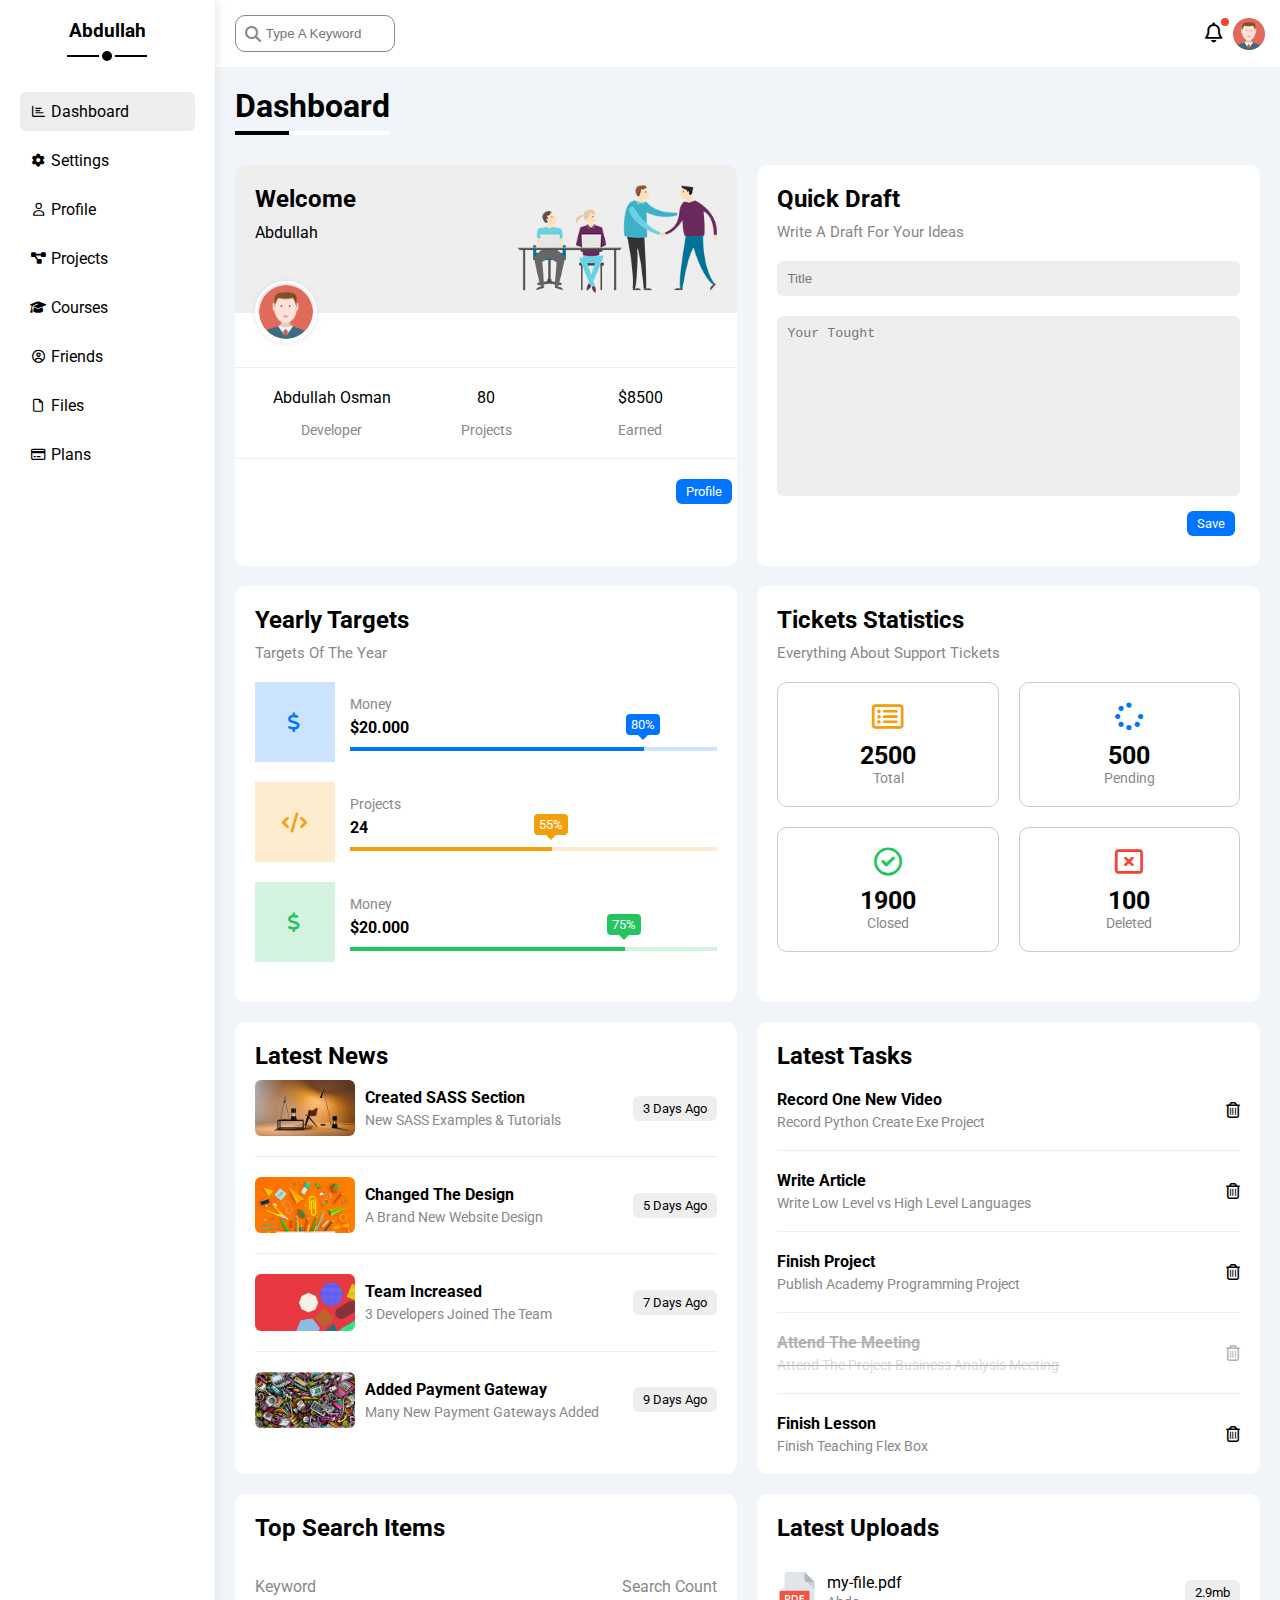
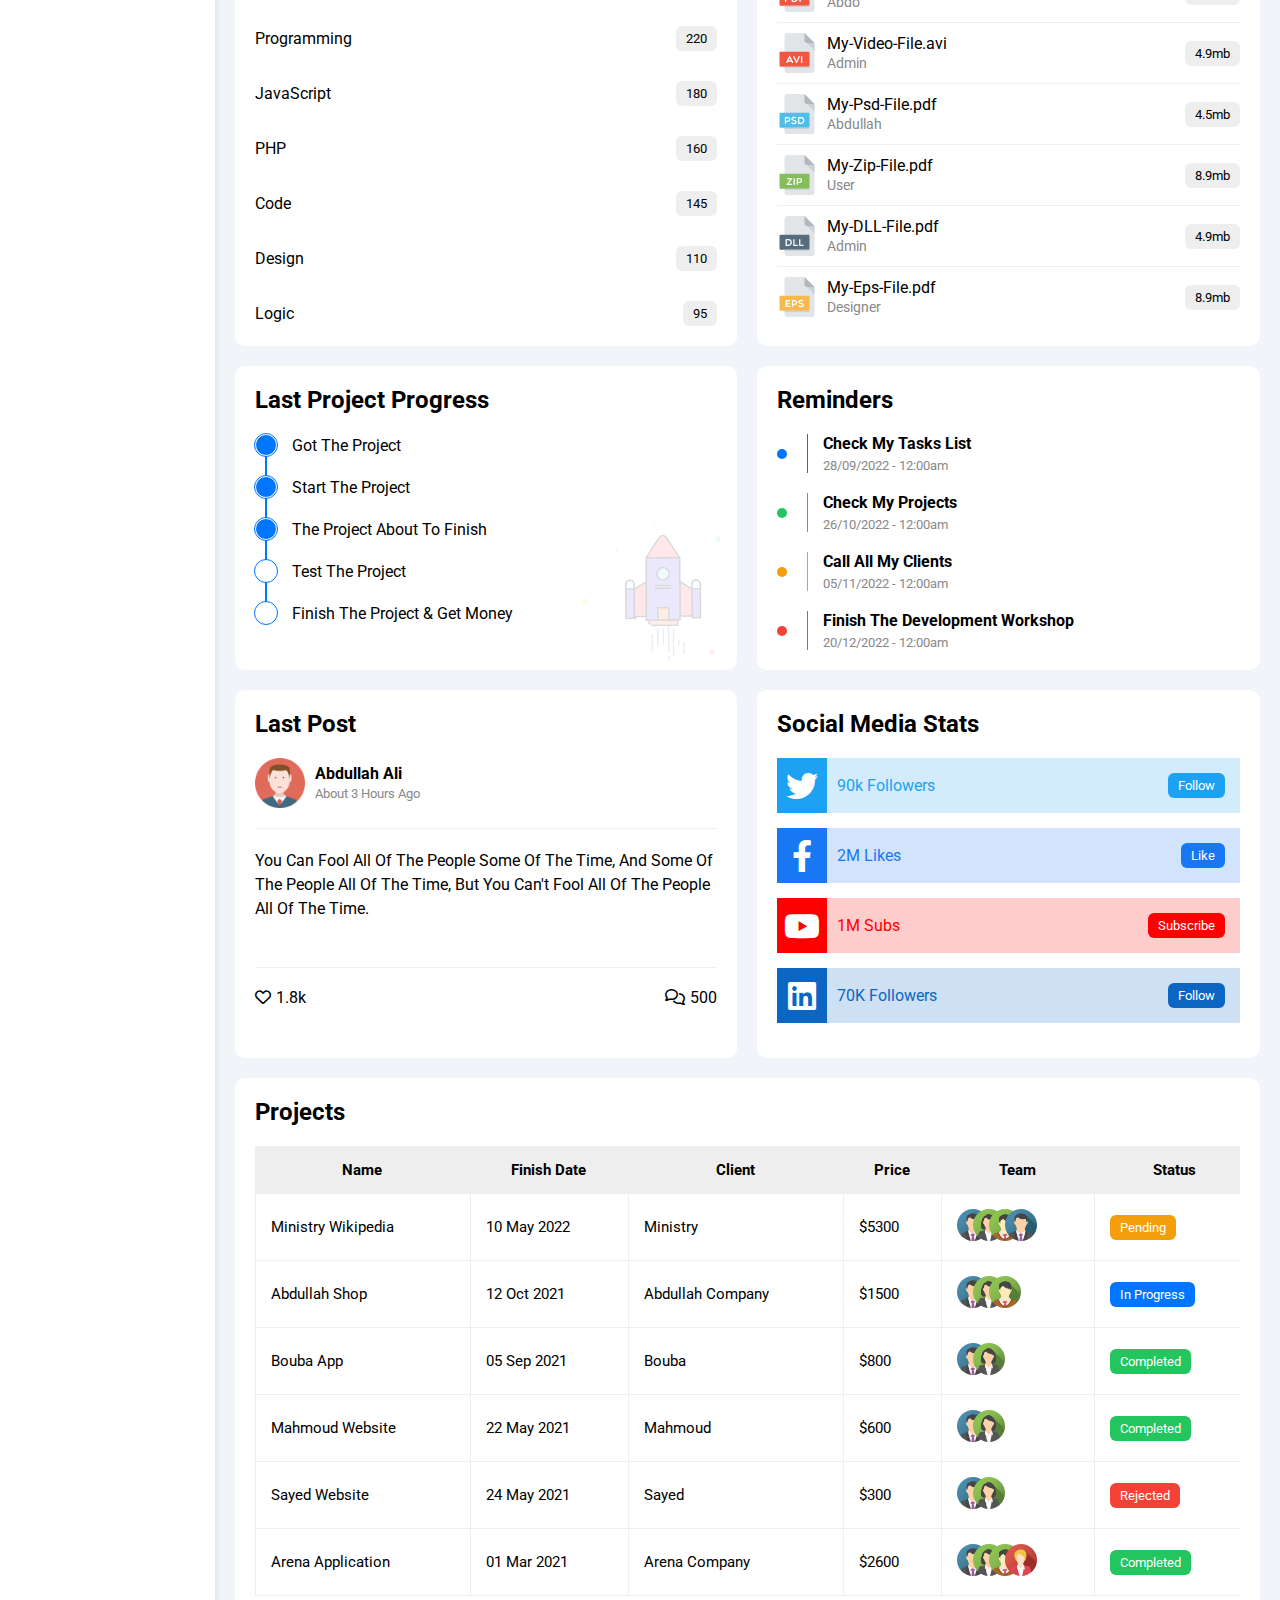
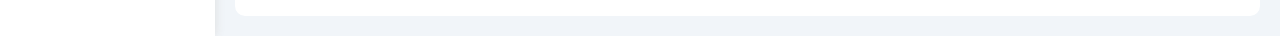
<file: index.html>
<!DOCTYPE html>
<html lang="en">
  <head>
    <meta charset="UTF-8" />
    <meta http-equiv="X-UA-Compatible" content="IE=edge" />
    <meta name="viewport" content="width=device-width, initial-scale=1.0" />
    <title>Dashboard</title>
    <!-- Font Awesome CSS File -->
    <link rel="stylesheet" href="css/all.min.css" />
    <!-- Framework CSS File -->
    <link rel="stylesheet" href="css/framework.css" />
    <!-- Main CSS File -->
    <link rel="stylesheet" href="css/dash.css" />
    <!-- Google Fonts -->
    <link rel="preconnect" href="https://fonts.googleapis.com" />
    <link rel="preconnect" href="https://fonts.gstatic.com" crossorigin />
    <link
      href="https://fonts.googleapis.com/css2?family=Roboto:ital,wght@0,300;0,400;0,500;0,700;0,900;1,400&display=swap"
      rel="stylesheet"
    />
  </head>
  <body>
    <div class="page d-flex" loading="lazy">
      <!-- Start Sidebar -->
      <div class="sidebar d-flex p-20 bg-white p-relative">
        <h3 class="name txt-c p-relative">Abdullah</h3>
        <ul class="links">
          <li>
            <a
              class="active items-center mb-10 rad-6 p-10 txt-c c-black"
              href="index.html"
            >
              <i class="fa-regular fa-chart-bar fa-fw f-13 mr-5"></i>
              <span>Dashboard</span></a
            >
          </li>
          <li>
            <a
              class="items-center mb-10 rad-6 p-10 txt-c c-black"
              href="setting.html"
            >
              <i class="fa-solid fa-gear fa-fw f-13 mr-5"></i>
              <span>Settings</span>
            </a>
          </li>
          <li>
            <a
              class="items-center mb-10 rad-6 p-10 txt-c c-black"
              href="profile.html"
            >
              <i class="fa-regular fa-user fa-fw f-13 mr-5"></i>
              <span>Profile</span>
            </a>
          </li>
          <li>
            <a
              class="items-center mb-10 rad-6 p-10 txt-c c-black"
              href="projects.html"
            >
              <i class="fa-solid fa-diagram-project fa-fw f-13 mr-5"></i>
              <span>Projects</span>
            </a>
          </li>
          <li>
            <a
              class="items-center mb-10 rad-6 p-10 txt-c c-black"
              href="courses.html"
            >
              <i class="fa-solid fa-graduation-cap fa-fw f-13 mr-5"></i>
              <span>Courses</span></a
            >
          </li>
          <li>
            <a
              class="items-center mb-10 rad-6 p-10 txt-c c-black"
              href="friends.html"
            >
              <i class="fa-regular fa-circle-user fa-fw f-13 mr-5"></i>
              <span>Friends</span>
            </a>
          </li>
          <li>
            <a class="d-flex mb-10 rad-6 p-10 txt-c c-black" href="files.html">
              <i class="fa-regular fa-file fa-fw f-13 mr-5"></i>
              <span>Files</span>
            </a>
          </li>
          <li>
            <a class="d-flex mb-10 rad-6 p-10 txt-c c-black" href="plans.html">
              <i class="fa-regular fa-credit-card fa-fw f-13 mr-5"></i>
              <span>Plans</span>
            </a>
          </li>
        </ul>
      </div>
      <!-- End Sidebar -->
      <div class="content w-full">
        <!-- Start Header -->
        <div class="head bg-white p-15 flex-between">
          <div class="search p-relative">
            <input
              class="p-10 rad-10"
              type="search"
              placeholder="Type A Keyword"
            />
          </div>
          <div class="avatar items-center">
            <span class="notification p-relative mr-10"
              ><i class="fa-regular fa-bell"></i
            ></span>
            <img class="image" src="imgs/avatar.png" alt="" />
          </div>
        </div>
        <!-- End Header -->
        <h1 class="d-block w-fit p-relative">Dashboard</h1>
        <!-- Start Wrapper -->
        <div class="wrapper d-grid gap-20">
          <!-- Start Welcome -->
          <div class="welcome bg-white rad-10">
            <div class="intro d-flex space-between p-20">
              <div>
                <h2 class="m-0">Welcome</h2>
                <p class="mt-10">Abdullah</p>
              </div>
              <img class="hide-mobile" src="imgs/welcome.png" alt="" />
            </div>
            <img class="avatar ml-20" src="imgs/avatar.png" alt="" />
            <div class="block-mobile body items-center p-20 mt-20 mb-20 txt-c">
              <div>
                Abdullah Osman
                <span class="d-block mt-15 f-14">Developer</span>
              </div>
              <div>80 <span class="d-block mt-15 f-14">Projects</span></div>
              <div>$8500 <span class="d-block mt-15 f-14">Earned</span></div>
            </div>
            <a class="btn-shape d-block rad-6 w-fit c-white" href="profile.html"
              >Profile</a
            >
          </div>
          <!-- End Welcome -->
          <!-- Start Quick Draft -->
          <div class="draft bg-white rad-10 p-20">
            <h2 class="mt-0 mb-10">Quick Draft</h2>
            <p class="c-gray f-15 mt-0 mb-20">Write A Draft For Your Ideas</p>
            <form action="">
              <input
                class="d-block bg-eee p-10 mb-20 w-full rad-6 b-none"
                type="text"
                placeholder="Title"
              />
              <textarea
                class="d-block bg-eee p-10 mb-15 w-full rad-6 b-none"
                placeholder="Your Tought"
              ></textarea>
            </form>
            <a class="btn-shape d-block rad-6 w-fit c-white" href="#">Save</a>
          </div>
          <!-- End Quick Draft -->
          <!-- Start Yearly Targets -->
          <div class="targets bg-white rad-10 p-20">
            <h2 class="mt-0 mb-10">Yearly Targets</h2>
            <p class="c-gray f-15 mt-0 mb-20">Targets Of The Year</p>
            <div class="row mb-20 flex-center money">
              <div class="icon flex-center money">
                <i class="fa-solid fa-dollar-sign fa-lg c-blue"></i>
              </div>
              <div class="details f-1">
                <span class="f-14 c-gray">Money</span>
                <span class="d-block mt-5 mb-10 fw-bold">$20.000</span>
                <div class="progress p-relative">
                  <span class="bg-blue money" style="width: 80%">
                    <span class="bg-blue">80%</span>
                  </span>
                </div>
              </div>
            </div>
            <div class="row mb-20 flex-center project">
              <div class="icon flex-center project">
                <i class="fa-solid fa-code fa-lg c-orange"></i>
              </div>
              <div class="details f-1">
                <span class="f-14 c-gray">Projects</span>
                <span class="d-block mt-5 mb-10 fw-bold">24</span>
                <div class="progress p-relative">
                  <span class="bg-orange project" style="width: 55%">
                    <span class="bg-orange">55%</span>
                  </span>
                </div>
              </div>
            </div>
            <div class="row mb-20 flex-center team">
              <div class="icon flex-center team">
                <i class="fa-solid fa-dollar-sign fa-lg c-green"></i>
              </div>
              <div class="details f-1">
                <span class="f-14 c-gray">Money</span>
                <span class="d-block mt-5 mb-10 fw-bold">$20.000</span>
                <div class="progress p-relative">
                  <span class="bg-green team" style="width: 75%">
                    <span class="bg-green">75%</span>
                  </span>
                </div>
              </div>
            </div>
          </div>
          <!-- End Yearly Targets -->
          <!-- Start Tickets Statistics -->
          <div class="tickets bg-white rad-10 p-20">
            <h2 class="mt-0 mb-10">Tickets Statistics</h2>
            <p class="c-gray f-15 mt-0 mb-20">
              Everything About Support Tickets
            </p>
            <div class="d-flex f-wrap gap-20 c-gray">
              <div class="box p-20 rad-10 txt-c f-14">
                <i
                  class="fa-regular fa-rectangle-list fa-2x mb-10 c-orange"
                ></i>
                <span class="d-block c-black fw-bold">2500</span>
                Total
              </div>
              <div class="box p-20 rad-10 txt-c f-14 c-gray">
                <i class="fa-solid fa-spinner fa-2x mb-10 c-blue"></i>
                <span class="d-block c-black fw-bold">500</span>
                Pending
              </div>
              <div class="box p-20 rad-10 txt-c f-14 c-gray">
                <i class="fa-regular fa-circle-check fa-2x mb-10 c-green"></i>
                <span class="d-block c-black fw-bold">1900</span>
                Closed
              </div>
              <div class="box p-20 rad-10 txt-c f-14 c-gray">
                <i class="fa-regular fa-rectangle-xmark fa-2x mb-10 c-red"></i>
                <span class="d-block c-black fw-bold">100</span>
                Deleted
              </div>
            </div>
          </div>
          <!-- End Tickets Statistics -->
          <!-- Start Latest News -->
          <div class="news bg-white rad-10 p-20">
            <h2 class="mt-0 mb-10">Latest News</h2>
            <div class="row flex-between pb-20 mb-20">
              <img class="rad-6 mr-10" src="imgs/news-01.png" alt="" />
              <div class="info f-1">
                <h3 class="f-16">Created SASS Section</h3>
                <p class="f-14 c-gray mt-5">New SASS Examples & Tutorials</p>
              </div>
              <span class="btn-shape bg-eee c-black rad">3 Days Ago</span>
            </div>
            <div class="row flex-between pb-20 mb-20">
              <img class="rad-6 mr-10" src="imgs/news-02.png" alt="" />
              <div class="info f-1">
                <h3 class="f-16">Changed The Design</h3>
                <p class="f-14 c-gray mt-5">A Brand New Website Design</p>
              </div>
              <span class="btn-shape bg-eee c-black rad">5 Days Ago</span>
            </div>
            <div class="row flex-between pb-20 mb-20">
              <img class="rad-6 mr-10" src="imgs/news-03.png" alt="" />
              <div class="info f-1">
                <h3 class="f-16">Team Increased</h3>
                <p class="f-14 c-gray mt-5">3 Developers Joined The Team</p>
              </div>
              <span class="btn-shape bg-eee c-black rad">7 Days Ago</span>
            </div>
            <div class="row flex-between">
              <img class="rad-6 mr-10" src="imgs/news-04.png" alt="" />
              <div class="info f-1">
                <h3 class="f-16">Added Payment Gateway</h3>
                <p class="f-14 c-gray mt-5">Many New Payment Gateways Added</p>
              </div>
              <span class="btn-shape bg-eee c-black rad">9 Days Ago</span>
            </div>
          </div>
          <!-- End Latest News -->
          <!-- Start Latest Tasks -->
          <div class="tasks bg-white rad-10 p-20">
            <h2 class="mt-0 mb-20">Latest Tasks</h2>
            <div class="row mb-20 pb-20 flex-between">
              <div class="info f-1">
                <h3 class="f-16">Record One New Video</h3>
                <p class="mt-5 c-gray f-14">Record Python Create Exe Project</p>
              </div>
              <i class="fa-regular fa-trash-can delete"></i>
            </div>
            <div class="row mb-20 pb-20 flex-between">
              <div class="info f-1">
                <h3 class="f-16">Write Article</h3>
                <p class="mt-5 c-gray f-14">
                  Write Low Level vs High Level Languages
                </p>
              </div>
              <i class="fa-regular fa-trash-can delete"></i>
            </div>
            <div class="row mb-20 pb-20 flex-between">
              <div class="info f-1">
                <h3 class="f-16">Finish Project</h3>
                <p class="mt-5 c-gray f-14">
                  Publish Academy Programming Project
                </p>
              </div>
              <i class="fa-regular fa-trash-can delete"></i>
            </div>
            <div class="row mb-20 pb-20 flex-between done">
              <div class="info f-1">
                <h3 class="f-16">Attend The Meeting</h3>
                <p class="mt-5 c-gray f-14">
                  Attend The Project Business Analysis Meeting
                </p>
              </div>
              <i class="fa-regular fa-trash-can delete"></i>
            </div>
            <div class="row flex-between">
              <div class="info f-1">
                <h3 class="f-16">Finish Lesson</h3>
                <p class="mt-5 c-gray f-14">Finish Teaching Flex Box</p>
              </div>
              <i class="fa-regular fa-trash-can delete"></i>
            </div>
          </div>
          <!-- End Latest Tasks -->
          <!-- Start Top Search Items -->
          <div class="search bg-white rad-10 p-20">
            <h2 class="mt-0 mb-20">Top Search Items</h2>
            <div class="head-row flex-between pt-15 pb-15">
              <div class="c-gray">Keyword</div>
              <div class="c-gray">Search Count</div>
            </div>
            <div class="row flex-between pt-15 pb-15">
              <span>Programming</span>
              <span class="btn-shape c-black f-13 bg-eee">220</span>
            </div>
            <div class="row flex-between pt-15 pb-15">
              <span>JavaScript</span>
              <span class="btn-shape c-black f-13 bg-eee">180</span>
            </div>
            <div class="row flex-between pt-15 pb-15">
              <span>PHP</span>
              <span class="btn-shape c-black f-13 bg-eee">160</span>
            </div>
            <div class="row flex-between pt-15 pb-15">
              <span>Code</span>
              <span class="btn-shape c-black f-13 bg-eee">145</span>
            </div>
            <div class="row flex-between pt-15 pb-15">
              <span>Design</span>
              <span class="btn-shape c-black f-13 bg-eee">110</span>
            </div>
            <div class="row flex-between pt-15">
              <span>Logic</span>
              <span class="btn-shape c-black f-13 bg-eee">95</span>
            </div>
          </div>
          <!-- End Top Search Items -->
          <!-- Start Latest Uploads -->
          <div class="uploads bg-white rad-10 p-20">
            <h2 class="mt-0 mb-20">Latest Uploads</h2>
            <div class="row flex-between pt-10 pb-10">
              <img class="mr-10" src="imgs/pdf.svg" alt="" />
              <div class="info f-1">
                <span class="d-block f-16">my-file.pdf</span>
                <span class="f-14 c-gray">Abdo</span>
              </div>
              <span class="btn-shape c-black f-13 bg-eee">2.9mb</span>
            </div>
            <div class="row flex-between pt-10 pb-10">
              <img class="mr-10" src="imgs/avi.svg" alt="" />
              <div class="info f-1">
                <span class="d-block f-16">My-Video-File.avi</span>
                <span class="f-14 c-gray">Admin</span>
              </div>
              <span class="btn-shape c-black f-13 bg-eee">4.9mb</span>
            </div>
            <div class="row flex-between pt-10 pb-10">
              <img class="mr-10" src="imgs/psd.svg" alt="" />
              <div class="info f-1">
                <span class="d-block f-16">My-Psd-File.pdf</span>
                <span class="f-14 c-gray">Abdullah</span>
              </div>
              <span class="btn-shape c-black f-13 bg-eee">4.5mb</span>
            </div>
            <div class="row flex-between pt-10 pb-10">
              <img class="mr-10" src="imgs/zip.svg" alt="" />
              <div class="info f-1">
                <span class="d-block f-16">My-Zip-File.pdf</span>
                <span class="f-14 c-gray">User</span>
              </div>
              <span class="btn-shape c-black f-13 bg-eee">8.9mb</span>
            </div>
            <div class="row flex-between pt-10 pb-10">
              <img class="mr-10" src="imgs/dll.svg" alt="" />
              <div class="info f-1">
                <span class="d-block f-16">My-DLL-File.pdf</span>
                <span class="f-14 c-gray">Admin</span>
              </div>
              <span class="btn-shape c-black f-13 bg-eee">4.9mb</span>
            </div>
            <div class="row flex-between pt-10">
              <img class="mr-10" src="imgs/eps.svg" alt="" />
              <div class="info f-1">
                <span class="d-block f-16">My-Eps-File.pdf</span>
                <span class="f-14 c-gray">Designer</span>
              </div>
              <span class="btn-shape c-black f-13 bg-eee">8.9mb</span>
            </div>
          </div>
          <!-- End Latest Uploads -->
          <!-- Start Last Project Progress -->
          <div class="last-projects bg-white rad-10 p-20 p-relative">
            <h2 class="mt-0 mb-20">Last Project Progress</h2>
            <ul class="p-relative">
              <li class="done mb-20 p-relative items-center">
                Got The Project
              </li>
              <li class="done mb-20 p-relative items-center">
                Start The Project
              </li>
              <li class="done mb-20 p-relative items-center">
                The Project About To Finish
              </li>
              <li class="current mb-20 p-relative items-center">
                Test The Project
              </li>
              <li class="p-relative items-center">
                Finish The Project & Get Money
              </li>
            </ul>
            <img src="imgs/project.png" alt="" />
          </div>
          <!-- End Last Project Progress -->
          <!-- Start Reminders -->
          <div class="reminders bg-white rad-10 p-20">
            <h2 class="mt-0 mb-20">Reminders</h2>
            <ul>
              <li class="items-center mb-20">
                <span class="bg-blue d-block rad-50 mr-20"></span>
                <div class="pl-15 blue">
                  <p class="mb-5 fw-bold">Check My Tasks List</p>
                  <span class="c-gray f-13 mt-5 d-block"
                    >28/09/2022 - 12:00am</span
                  >
                </div>
              </li>
              <li class="items-center mb-20">
                <span class="bg-green d-block rad-50 mr-20"></span>
                <div class="pl-15 green">
                  <p class="mb-5 fw-bold">Check My Projects</p>
                  <span class="c-gray f-13 mt-5 d-block"
                    >26/10/2022 - 12:00am</span
                  >
                </div>
              </li>
              <li class="items-center mb-20">
                <span class="bg-orange d-block rad-50 mr-20"></span>
                <div class="pl-15 orange">
                  <p class="mb-5 fw-bold">Call All My Clients</p>
                  <span class="c-gray f-13 mt-5 d-block"
                    >05/11/2022 - 12:00am</span
                  >
                </div>
              </li>
              <li class="items-center">
                <span class="bg-red d-block rad-50 mr-20"></span>
                <div class="pl-15 red">
                  <p class="mb-5 fw-bold">Finish The Development Workshop</p>
                  <span class="c-gray f-13 mt-5 d-block"
                    >20/12/2022 - 12:00am</span
                  >
                </div>
              </li>
            </ul>
          </div>
          <!-- End Reminders -->
          <!-- Start Last Post -->
          <div class="last-post bg-white rad-10 p-20">
            <h2 class="mt-0 mb-20">Last Post</h2>
            <div class="top items-center">
              <img src="imgs/avatar.png" alt="" />
              <div class="info f-1 ml-10">
                <span class="d-block mb-5 fw-bold">Abdullah Ali</span>
                <span class="f-13 c-gray">About 3 Hours Ago </span>
              </div>
            </div>
            <div class="post pt-20 mt-20 pb-20 mb-20">
              <p class="f-16">
                You Can Fool All Of The People Some Of The Time, And Some Of The
                People All Of The Time, But You Can't Fool All Of The People All
                Of The Time.
              </p>
            </div>
            <div class="post-stat flex-between">
              <div class="c-gray`">
                <i class="fa-regular fa-heart mr-5"></i><span>1.8k</span>
              </div>
              <div class="c-gray`">
                <i class="fa-regular fa-comments mr-5"></i><span>500</span>
              </div>
            </div>
          </div>
          <!-- End Last Post -->
          <!-- Start Social Media Stats -->
          <div class="social-media bg-white rad-10 p-20">
            <h2 class="mt-0 mb-20">Social Media Stats</h2>
            <div class="row op-twitter p-relative flex-between mb-15 p-15">
              <i
                class="twitter fa-brands fa-twitter fa-2x p-absolute c-white flex-center"
              ></i>
              <span class="twitter">90k Followers</span>
              <a class="btn-shape c-white" href="#">Follow</a>
            </div>
            <div class="row op-facebook p-relative flex-between mb-15 p-15">
              <i
                class="facebook fa-brands fa-facebook-f fa-2x p-absolute c-white flex-center"
              ></i>
              <span class="facebook">2M Likes</span>
              <a class="btn-shape c-white" href="#">Like</a>
            </div>
            <div class="row op-youtube p-relative flex-between mb-15 p-15">
              <i
                class="youtube fa-brands fa-youtube fa-2x p-absolute c-white flex-center"
              ></i>
              <span class="youtube">1M Subs</span>
              <a class="btn-shape c-white" href="#">Subscribe</a>
            </div>
            <div class="row op-linkedin p-relative flex-between mb-15 p-15">
              <i
                class="linkedin fa-brands fa-linkedin fa-2x p-absolute c-white flex-center"
              ></i>
              <span class="linkedin">70K Followers</span>
              <a class="btn-shape c-white" href="#">Follow</a>
            </div>
          </div>
          <!-- End Social Media Stats -->
        </div>
        <!-- End Wrapper -->
        <!-- Start Table -->
        <div class="project bg-white rad-10 p-20 ml-20 mr-20 mb-20">
          <h2 class="mt-0 mb-20">Projects</h2>
          <div class="responsive-table">
            <table class="w-full f-15">
              <thead class="">
                <th class="bg-eee p-15">Name</th>
                <th class="bg-eee p-15">Finish Date</th>
                <th class="bg-eee p-15">Client</th>
                <th class="bg-eee p-15">Price</th>
                <th class="bg-eee p-15">Team</th>
                <th class="bg-eee p-15">Status</th>
              </thead>
              <tbody>
                <tr>
                  <td class="p-15">Ministry Wikipedia</td>
                  <td class="p-15">10 May 2022</td>
                  <td class="p-15">Ministry</td>
                  <td class="p-15">$5300</td>
                  <td class="p-15">
                    <img src="imgs/team-01.png" alt="" />
                    <img src="imgs/team-02.png" alt="" />
                    <img src="imgs/team-03.png" alt="" />
                    <img src="imgs/team-01.png" alt="" />
                  </td>
                  <td class="p-15">
                    <span class="btn-shape bg-orange c-white">Pending</span>
                  </td>
                </tr>
                <tr>
                  <td class="p-15">Abdullah Shop</td>
                  <td class="p-15">12 Oct 2021</td>
                  <td class="p-15">Abdullah Company</td>
                  <td class="p-15">$1500</td>
                  <td class="p-15">
                    <img src="imgs/team-01.png" alt="" />
                    <img src="imgs/team-02.png" alt="" />
                    <img src="imgs/team-03.png" alt="" />
                  </td>
                  <td class="p-15">
                    <span class="btn-shape bg-blue c-white">In Progress</span>
                  </td>
                </tr>
                <tr>
                  <td class="p-15">Bouba App</td>
                  <td class="p-15">05 Sep 2021</td>
                  <td class="p-15">Bouba</td>
                  <td class="p-15">$800</td>
                  <td class="p-15">
                    <img src="imgs/team-01.png" alt="" />
                    <img src="imgs/team-02.png" alt="" />
                  </td>
                  <td class="p-15">
                    <span class="btn-shape bg-green c-white">Completed</span>
                  </td>
                </tr>
                <tr>
                  <td class="p-15">Mahmoud Website</td>
                  <td class="p-15">22 May 2021</td>
                  <td class="p-15">Mahmoud</td>
                  <td class="p-15">$600</td>
                  <td class="p-15">
                    <img src="imgs/team-01.png" alt="" />
                    <img src="imgs/team-02.png" alt="" />
                  </td>
                  <td class="p-15">
                    <span class="btn-shape bg-green c-white">Completed</span>
                  </td>
                </tr>
                <tr>
                  <td class="p-15">Sayed Website</td>
                  <td class="p-15">24 May 2021</td>
                  <td class="p-15">Sayed</td>
                  <td class="p-15">$300</td>
                  <td class="p-15">
                    <img src="imgs/team-01.png" alt="" />
                    <img src="imgs/team-02.png" alt="" />
                  </td>
                  <td class="p-15">
                    <span class="btn-shape bg-red c-white">Rejected</span>
                  </td>
                </tr>
                <tr>
                  <td class="p-15">Arena Application</td>
                  <td class="p-15">01 Mar 2021</td>
                  <td class="p-15">Arena Company</td>
                  <td class="p-15">$2600</td>
                  <td class="p-15">
                    <img src="imgs/team-01.png" alt="" />
                    <img src="imgs/team-02.png" alt="" />
                    <img src="imgs/team-03.png" alt="" />
                    <img src="imgs/team-05.png" alt="" />
                  </td>
                  <td class="p-15">
                    <span class="btn-shape bg-green c-white">Completed</span>
                  </td>
                </tr>
              </tbody>
            </table>
          </div>
        </div>
        <!-- End Table -->
      </div>
    </div>
  </body>
</html>
</file>
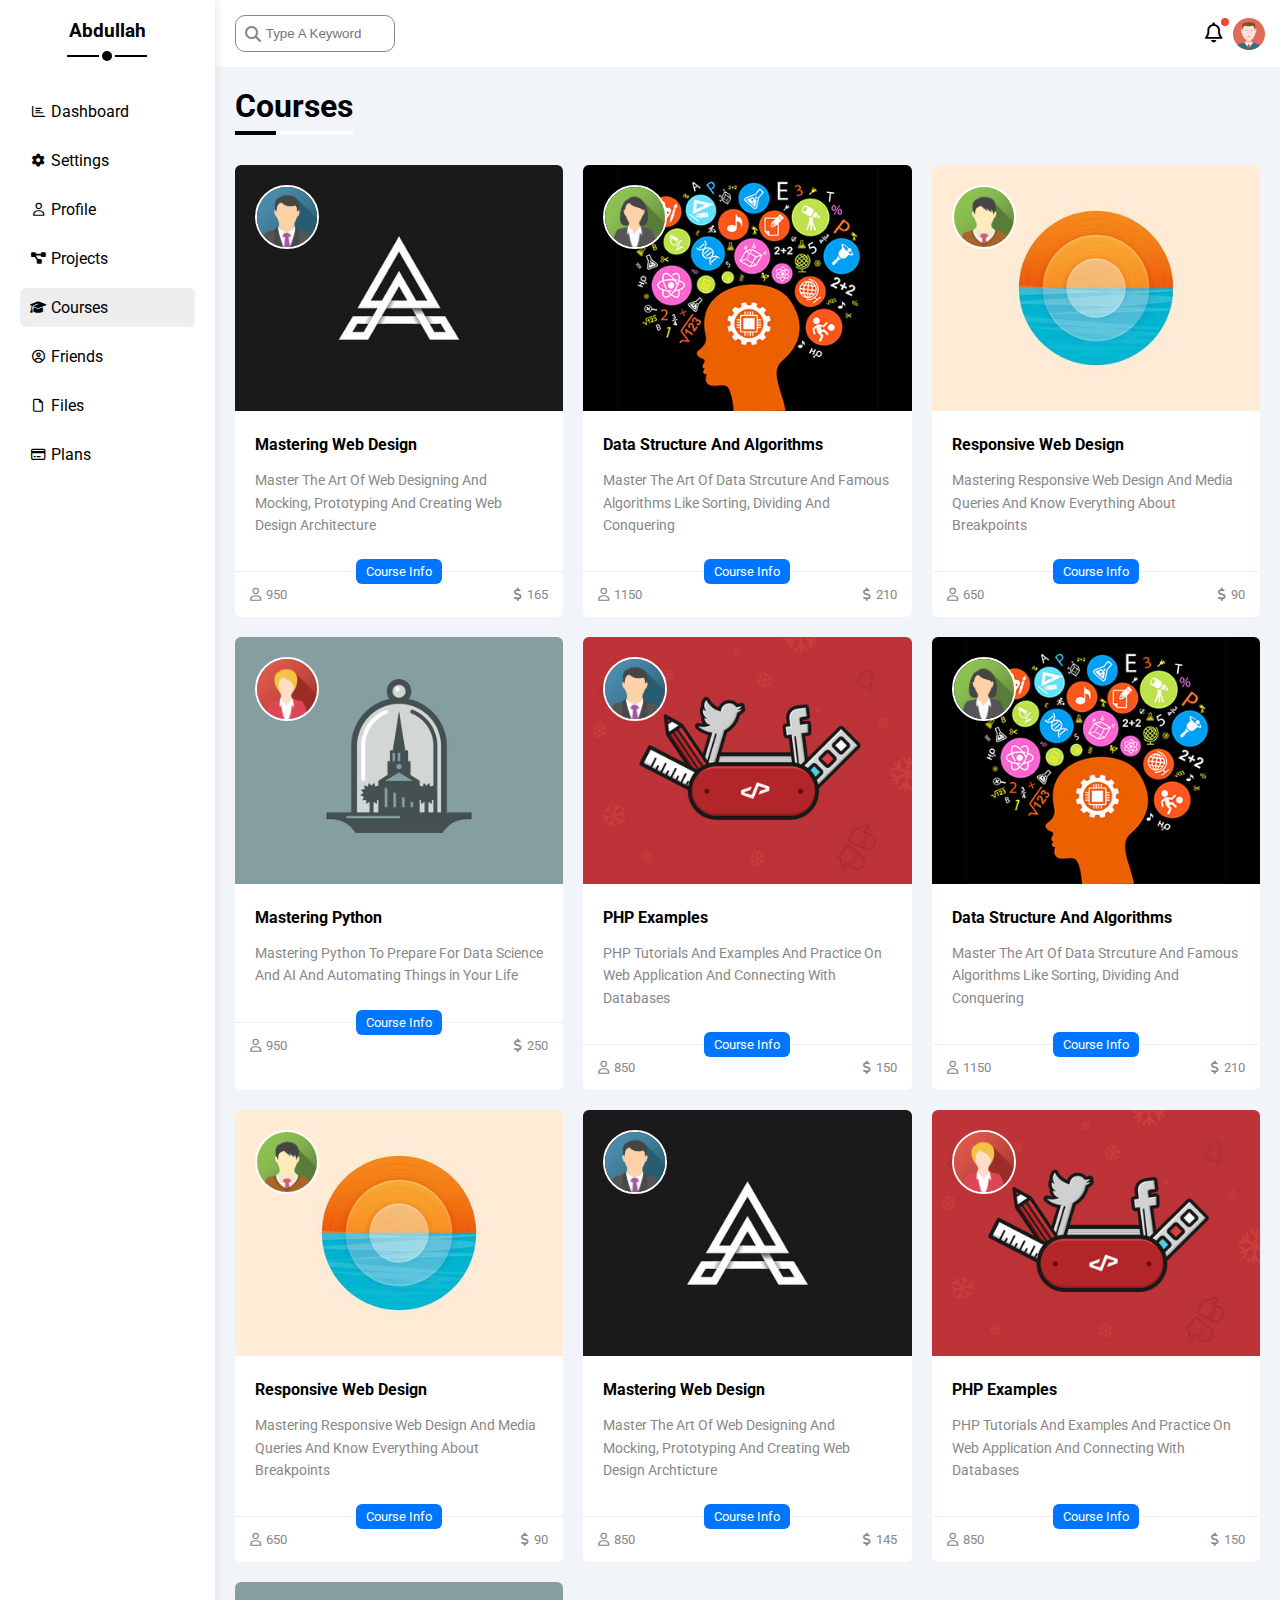
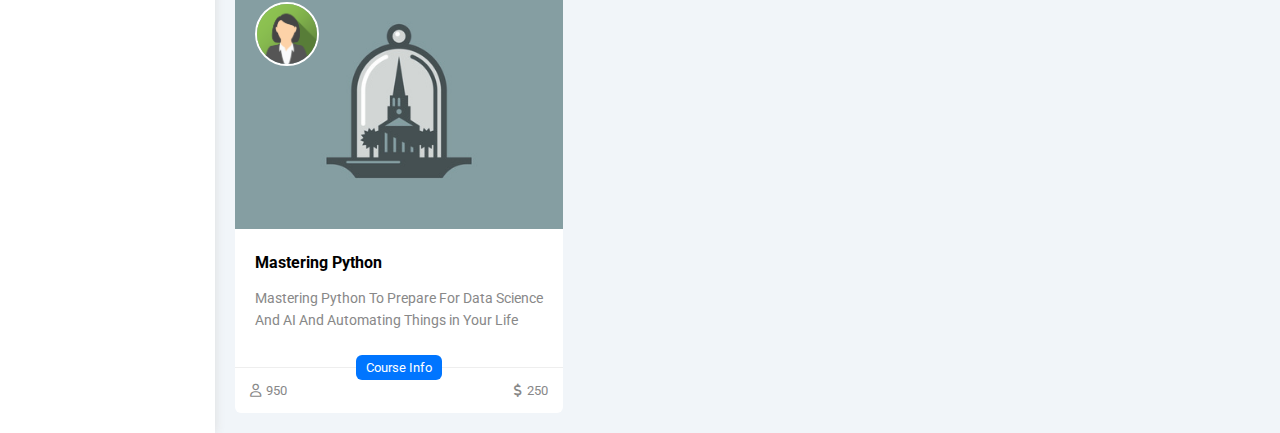
<file: courses.html>
<!DOCTYPE html>
<html lang="en">
  <head>
    <meta charset="UTF-8" />
    <meta http-equiv="X-UA-Compatible" content="IE=edge" />
    <meta name="viewport" content="width=device-width, initial-scale=1.0" />
    <title>Courses</title>
    <!-- Font Awesome CSS File -->
    <link rel="stylesheet" href="css/all.min.css" />
    <!-- Framework CSS File -->
    <link rel="stylesheet" href="css/framework.css" />
    <!-- Main CSS File -->
    <link rel="stylesheet" href="css/dash.css" />
    <!-- Google Fonts -->
    <link rel="preconnect" href="https://fonts.googleapis.com" />
    <link rel="preconnect" href="https://fonts.gstatic.com" crossorigin />
    <link
      href="https://fonts.googleapis.com/css2?family=Roboto:ital,wght@0,300;0,400;0,500;0,700;0,900;1,400&display=swap"
      rel="stylesheet"
    />
  </head>
  <body>
    <div class="page d-flex" loading= "lazy">
      <!-- Start Sidebar -->
      <div class="sidebar d-flex p-20 bg-white p-relative">
        <h3 class="name txt-c p-relative">Abdullah</h3>
        <ul class="links">
          <li>
            <a
              class="items-center mb-10 rad-6 p-10 txt-c c-black"
              href="index.html"
            >
              <i class="fa-regular fa-chart-bar fa-fw f-13 mr-5"></i>
              <span>Dashboard</span></a
            >
          </li>
          <li>
            <a
              class="items-center mb-10 rad-6 p-10 txt-c c-black"
              href="setting.html"
            >
              <i class="fa-solid fa-gear fa-fw f-13 mr-5"></i>
              <span>Settings</span>
            </a>
          </li>
          <li>
            <a
              class="items-center mb-10 rad-6 p-10 txt-c c-black"
              href="profile.html"
            >
              <i class="fa-regular fa-user fa-fw f-13 mr-5"></i>
              <span>Profile</span>
            </a>
          </li>
          <li>
            <a
              class="items-center mb-10 rad-6 p-10 txt-c c-black"
              href="projects.html"
            >
              <i class="fa-solid fa-diagram-project fa-fw f-13 mr-5"></i>
              <span>Projects</span>
            </a>
          </li>
          <li>
            <a
              class="active items-center mb-10 rad-6 p-10 txt-c c-black"
              href="courses.html"
            >
              <i class="fa-solid fa-graduation-cap fa-fw f-13 mr-5"></i>
              <span>Courses</span></a
            >
          </li>
          <li>
            <a
              class="items-center mb-10 rad-6 p-10 txt-c c-black"
              href="friends.html"
            >
              <i class="fa-regular fa-circle-user fa-fw f-13 mr-5"></i>
              <span>Friends</span>
            </a>
          </li>
          <li>
            <a class="d-flex mb-10 rad-6 p-10 txt-c c-black" href="files.html">
              <i class="fa-regular fa-file fa-fw f-13 mr-5"></i>
              <span>Files</span>
            </a>
          </li>
          <li>
            <a class="d-flex mb-10 rad-6 p-10 txt-c c-black" href="plans.html">
              <i class="fa-regular fa-credit-card fa-fw f-13 mr-5"></i>
              <span>Plans</span>
            </a>
          </li>
        </ul>
      </div>
      <!-- End Sidebar -->
      <div class="content w-full">
        <!-- Start Header -->
        <div class="head bg-white p-15 flex-between">
          <div class="search p-relative">
            <input
              class="p-10 rad-10"
              type="search"
              placeholder="Type A Keyword"
            />
          </div>
          <div class="avatar items-center">
            <span class="notification p-relative mr-10"
              ><i class="fa-regular fa-bell"></i
            ></span>
            <img class="image" src="imgs/avatar.png" alt="" />
          </div>
        </div>
        <!-- End Header -->
        <h1 class="d-block w-fit p-relative">Courses</h1>
        <div class="courses-page d-grid gap-20 m-20">
          <div class="course bg-white rad-6 p-relative">
            <img class="cover" src="imgs/course-01.jpg" alt="" />
            <img class="instructor" src="imgs/team-01.png" alt="" />
            <div class="p-20">
              <h4>Mastering Web Design</h4>
              <p class="c-gray mt-15 mb-15 f-14">
                Master The Art Of Web Designing And Mocking, Prototyping And
                Creating Web Design Architecture
              </p>
            </div>
            <div class="info flex-between p-15 p-relative">
              <span class="title bg-blue c-white btn-shape p-absolute"
                >Course Info</span
              >
              <span class="c-gray f-13"
                ><i class="fa-regular fa-user mr-5"></i>950</span
              >
              <span class="c-gray f-13"
                ><i class="fa-solid fa-dollar-sign mr-5"></i>165</span
              >
            </div>
          </div>
          <div class="course bg-white rad-6 p-relative">
            <img class="cover" src="imgs/course-02.jpg" alt="" />
            <img class="instructor" src="imgs/team-02.png" alt="" />
            <div class="p-20">
              <h4>Data Structure And Algorithms</h4>
              <p class="c-gray mt-15 mb-15 f-14">
                Master The Art Of Data Strcuture And Famous Algorithms Like
                Sorting, Dividing And Conquering
              </p>
            </div>
            <div class="info flex-between p-15 p-relative">
              <span class="title bg-blue c-white btn-shape p-absolute"
                >Course Info</span
              >
              <span class="c-gray f-13"
                ><i class="fa-regular fa-user mr-5"></i>1150</span
              >
              <span class="c-gray f-13"
                ><i class="fa-solid fa-dollar-sign mr-5"></i>210</span
              >
            </div>
          </div>
          <div class="course bg-white rad-6 p-relative">
            <img class="cover" src="imgs/course-03.jpg" alt="" />
            <img class="instructor" src="imgs/team-03.png" alt="" />
            <div class="p-20">
              <h4>Responsive Web Design</h4>
              <p class="c-gray mt-15 mb-15 f-14">
                Mastering Responsive Web Design And Media Queries And Know
                Everything About Breakpoints
              </p>
            </div>
            <div class="info flex-between p-15 p-relative">
              <span class="title bg-blue c-white btn-shape p-absolute"
                >Course Info</span
              >
              <span class="c-gray f-13"
                ><i class="fa-regular fa-user mr-5"></i>650</span
              >
              <span class="c-gray f-13"
                ><i class="fa-solid fa-dollar-sign mr-5"></i>90</span
              >
            </div>
          </div>
          <div class="course bg-white rad-6 p-relative">
            <img class="cover" src="imgs/course-04.jpg" alt="" />
            <img class="instructor" src="imgs/team-05.png" alt="" />
            <div class="p-20">
              <h4>Mastering Python</h4>
              <p class="c-gray mt-15 mb-15 f-14">
                Mastering Python To Prepare For Data Science And AI And
                Automating Things in Your Life
              </p>
            </div>
            <div class="info flex-between p-15 p-relative">
              <span class="title bg-blue c-white btn-shape p-absolute"
                >Course Info</span
              >
              <span class="c-gray f-13"
                ><i class="fa-regular fa-user mr-5"></i>950</span
              >
              <span class="c-gray f-13"
                ><i class="fa-solid fa-dollar-sign mr-5"></i>250</span
              >
            </div>
          </div>
          <div class="course bg-white rad-6 p-relative">
            <img class="cover" src="imgs/course-05.jpg" alt="" />
            <img class="instructor" src="imgs/team-01.png" alt="" />
            <div class="p-20">
              <h4>PHP Examples</h4>
              <p class="c-gray mt-15 mb-15 f-14">
                PHP Tutorials And Examples And Practice On Web Application And
                Connecting With Databases
              </p>
            </div>
            <div class="info flex-between p-15 p-relative">
              <span class="title bg-blue c-white btn-shape p-absolute"
                >Course Info</span
              >
              <span class="c-gray f-13"
                ><i class="fa-regular fa-user mr-5"></i>850</span
              >
              <span class="c-gray f-13"
                ><i class="fa-solid fa-dollar-sign mr-5"></i>150</span
              >
            </div>
          </div>
          <div class="course bg-white rad-6 p-relative">
            <img class="cover" src="imgs/course-02.jpg" alt="" />
            <img class="instructor" src="imgs/team-02.png" alt="" />
            <div class="p-20">
              <h4>Data Structure And Algorithms</h4>
              <p class="c-gray mt-15 mb-15 f-14">
                Master The Art Of Data Strcuture And Famous Algorithms Like
                Sorting, Dividing And Conquering
              </p>
            </div>
            <div class="info flex-between p-15 p-relative">
              <span class="title bg-blue c-white btn-shape p-absolute"
                >Course Info</span
              >
              <span class="c-gray f-13"
                ><i class="fa-regular fa-user mr-5"></i>1150</span
              >
              <span class="c-gray f-13"
                ><i class="fa-solid fa-dollar-sign mr-5"></i>210</span
              >
            </div>
          </div>
          <div class="course bg-white rad-6 p-relative">
            <img class="cover" src="imgs/course-03.jpg" alt="" />
            <img class="instructor" src="imgs/team-03.png" alt="" />
            <div class="p-20">
              <h4>Responsive Web Design</h4>
              <p class="c-gray mt-15 mb-15 f-14">
                Mastering Responsive Web Design And Media Queries And Know
                Everything About Breakpoints
              </p>
            </div>
            <div class="info flex-between p-15 p-relative">
              <span class="title bg-blue c-white btn-shape p-absolute"
                >Course Info</span
              >
              <span class="c-gray f-13"
                ><i class="fa-regular fa-user mr-5"></i>650</span
              >
              <span class="c-gray f-13"
                ><i class="fa-solid fa-dollar-sign mr-5"></i>90</span
              >
            </div>
          </div>
          <div class="course bg-white rad-6 p-relative">
            <img class="cover" src="imgs/course-01.jpg" alt="" />
            <img class="instructor" src="imgs/team-01.png" alt="" />
            <div class="p-20">
              <h4>Mastering Web Design</h4>
              <p class="c-gray mt-15 mb-15 f-14">
                Master The Art Of Web Designing And Mocking, Prototyping And
                Creating Web Design Archticture
              </p>
            </div>
            <div class="info flex-between p-15 p-relative">
              <span class="title bg-blue c-white btn-shape p-absolute"
                >Course Info</span
              >
              <span class="c-gray f-13"
                ><i class="fa-regular fa-user mr-5"></i>850</span
              >
              <span class="c-gray f-13"
                ><i class="fa-solid fa-dollar-sign mr-5"></i>145</span
              >
            </div>
          </div>
          <div class="course bg-white rad-6 p-relative">
            <img class="cover" src="imgs/course-05.jpg" alt="" />
            <img class="instructor" src="imgs/team-05.png" alt="" />
            <div class="p-20">
              <h4>PHP Examples</h4>
              <p class="c-gray mt-15 mb-15 f-14">
                PHP Tutorials And Examples And Practice On Web Application And
                Connecting With Databases
              </p>
            </div>
            <div class="info flex-between p-15 p-relative">
              <span class="title bg-blue c-white btn-shape p-absolute"
                >Course Info</span
              >
              <span class="c-gray f-13"
                ><i class="fa-regular fa-user mr-5"></i>850</span
              >
              <span class="c-gray f-13"
                ><i class="fa-solid fa-dollar-sign mr-5"></i>150</span
              >
            </div>
          </div>
          <div class="course bg-white rad-6 p-relative">
            <img class="cover" src="imgs/course-04.jpg" alt="" />
            <img class="instructor" src="imgs/team-02.png" alt="" />
            <div class="p-20">
              <h4>Mastering Python</h4>
              <p class="c-gray mt-15 mb-15 f-14">
                Mastering Python To Prepare For Data Science And AI And
                Automating Things in Your Life
              </p>
            </div>
            <div class="info flex-between p-15 p-relative">
              <span class="title bg-blue c-white btn-shape p-absolute"
                >Course Info</span
              >
              <span class="c-gray f-13"
                ><i class="fa-regular fa-user mr-5"></i>950</span
              >
              <span class="c-gray f-13"
                ><i class="fa-solid fa-dollar-sign mr-5"></i>250</span
              >
            </div>
          </div>
        </div>
      </div>
    </div>
  </body>
</html>
</file>
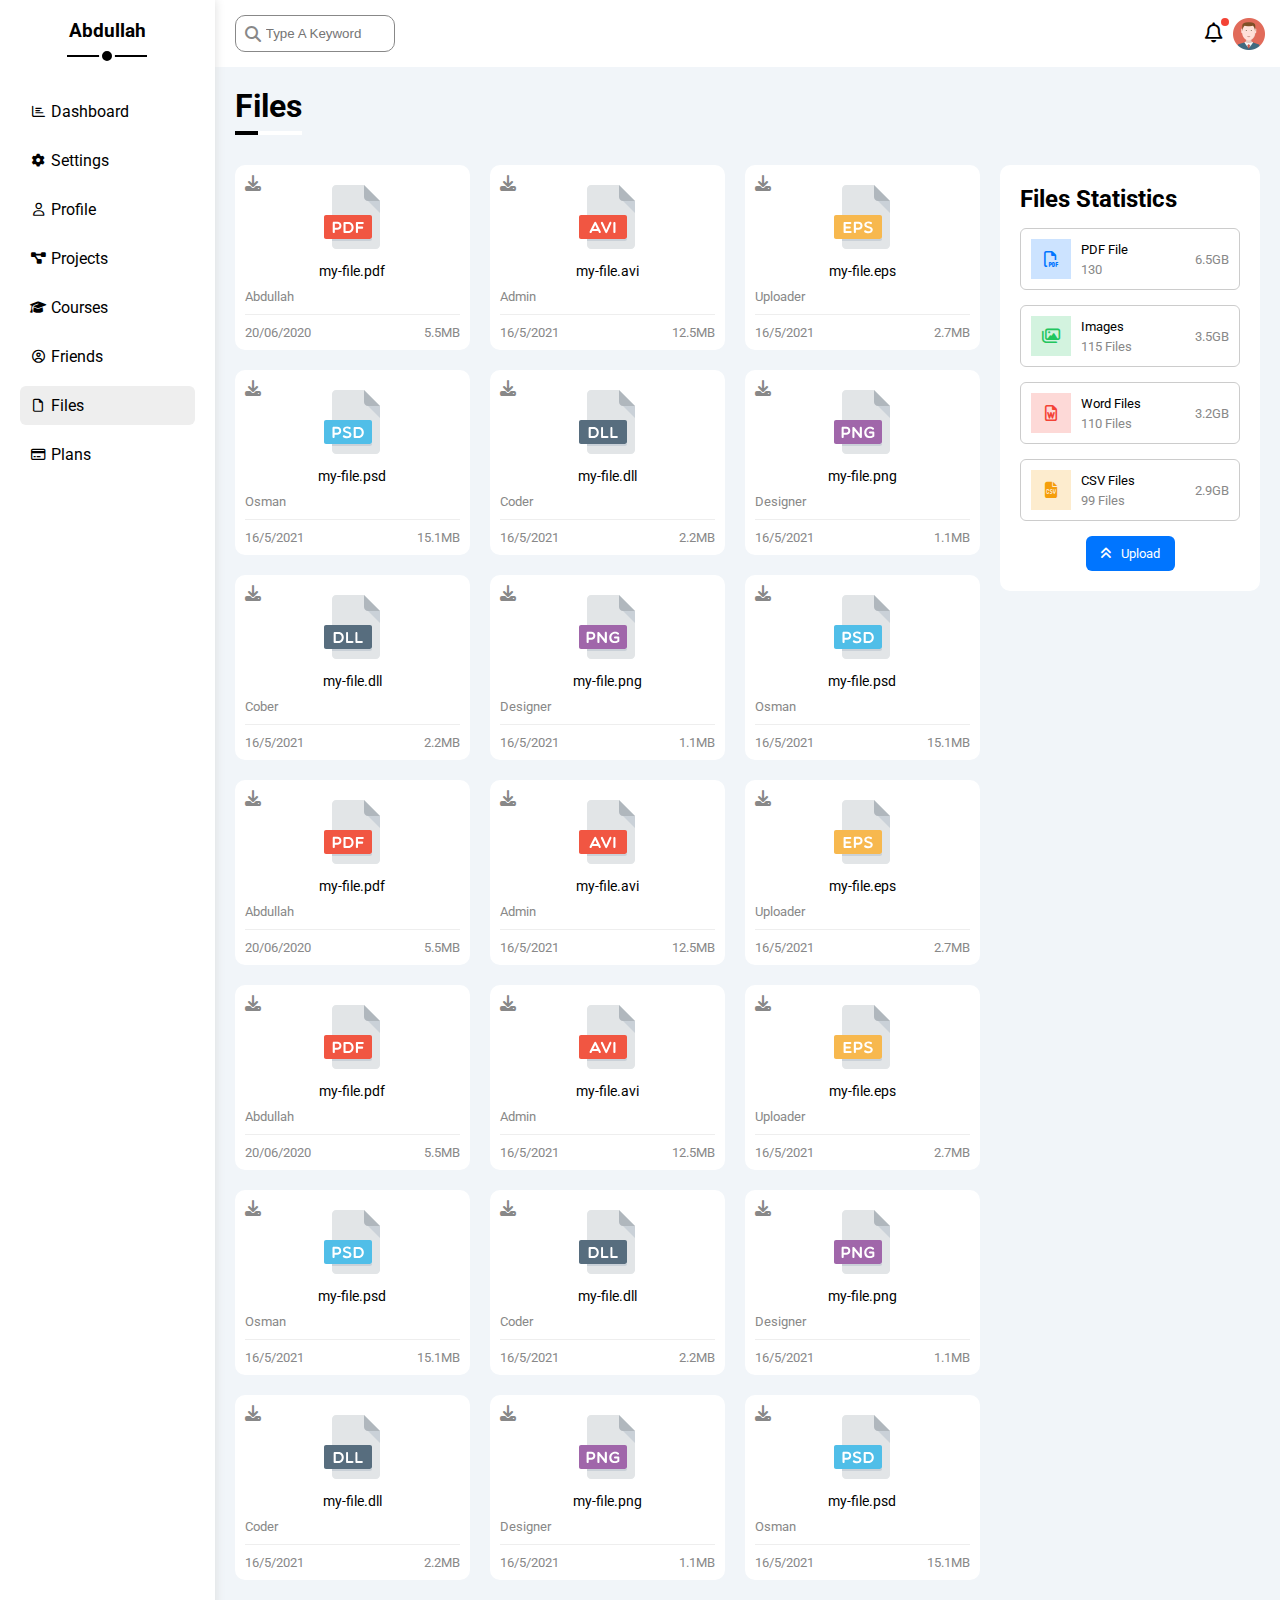
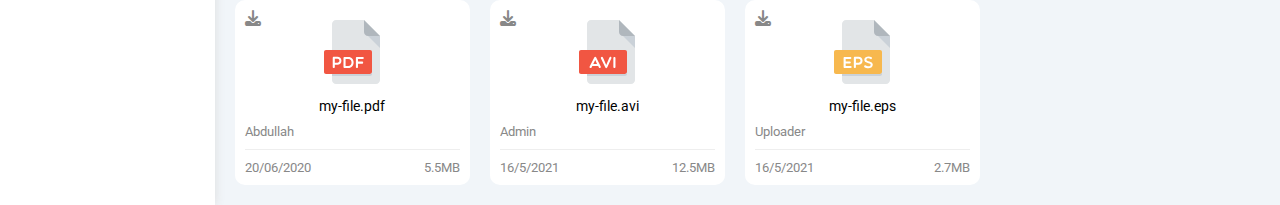
<file: files.html>
<!DOCTYPE html>
<html lang="en">
  <head>
    <meta charset="UTF-8" />
    <meta http-equiv="X-UA-Compatible" content="IE=edge" />
    <meta name="viewport" content="width=device-width, initial-scale=1.0" />
    <title>Files</title>
    <!-- Font Awesome CSS File -->
    <link rel="stylesheet" href="css/all.min.css" />
    <!-- Framework CSS File -->
    <link rel="stylesheet" href="css/framework.css" />
    <!-- Main CSS File -->
    <link rel="stylesheet" href="css/dash.css" />
    <!-- Google Fonts -->
    <link rel="preconnect" href="https://fonts.googleapis.com" />
    <link rel="preconnect" href="https://fonts.gstatic.com" crossorigin />
    <link
      href="https://fonts.googleapis.com/css2?family=Roboto:ital,wght@0,300;0,400;0,500;0,700;0,900;1,400&display=swap"
      rel="stylesheet"
    />
  </head>
  <body>
    <div class="page d-flex">
      <!-- Start Sidebar -->
      <div class="sidebar d-flex p-20 bg-white p-relative">
        <h3 class="name txt-c p-relative">Abdullah</h3>
        <ul class="links">
          <li>
            <a
              class="items-center mb-10 rad-6 p-10 txt-c c-black"
              href="index.html"
            >
              <i class="fa-regular fa-chart-bar fa-fw f-13 mr-5"></i>
              <span>Dashboard</span></a
            >
          </li>
          <li>
            <a
              class="items-center mb-10 rad-6 p-10 txt-c c-black"
              href="setting.html"
            >
              <i class="fa-solid fa-gear fa-fw f-13 mr-5"></i>
              <span>Settings</span>
            </a>
          </li>
          <li>
            <a
              class="items-center mb-10 rad-6 p-10 txt-c c-black"
              href="profile.html"
            >
              <i class="fa-regular fa-user fa-fw f-13 mr-5"></i>
              <span>Profile</span>
            </a>
          </li>
          <li>
            <a
              class="items-center mb-10 rad-6 p-10 txt-c c-black"
              href="projects.html"
            >
              <i class="fa-solid fa-diagram-project fa-fw f-13 mr-5"></i>
              <span>Projects</span>
            </a>
          </li>
          <li>
            <a
              class="items-center mb-10 rad-6 p-10 txt-c c-black"
              href="courses.html"
            >
              <i class="fa-solid fa-graduation-cap fa-fw f-13 mr-5"></i>
              <span>Courses</span></a
            >
          </li>
          <li>
            <a
              class="items-center mb-10 rad-6 p-10 txt-c c-black"
              href="friends.html"
            >
              <i class="fa-regular fa-circle-user fa-fw f-13 mr-5"></i>
              <span>Friends</span>
            </a>
          </li>
          <li>
            <a
              class="active d-flex mb-10 rad-6 p-10 txt-c c-black"
              href="files.html"
            >
              <i class="fa-regular fa-file fa-fw f-13 mr-5"></i>
              <span>Files</span>
            </a>
          </li>
          <li>
            <a class="d-flex mb-10 rad-6 p-10 txt-c c-black" href="plans.html">
              <i class="fa-regular fa-credit-card fa-fw f-13 mr-5"></i>
              <span>Plans</span>
            </a>
          </li>
        </ul>
      </div>
      <!-- End Sidebar -->
      <div class="content w-full">
        <!-- Start Header -->
        <div class="head bg-white p-15 flex-between">
          <div class="search p-relative">
            <input
              class="p-10 rad-10"
              type="search"
              placeholder="Type A Keyword"
            />
          </div>
          <div class="avatar items-center">
            <span class="notification p-relative mr-10"
              ><i class="fa-regular fa-bell"></i
            ></span>
            <img class="image" src="imgs/avatar.png" alt="" />
          </div>
        </div>
        <!-- End Header -->
        <h1 class="d-block w-fit p-relative">Files</h1>
        <div class="files-page d-flex gap-20 m-20">
          <div class="files-stats bg-white rad-10 p-20">
            <h2 class="mb-15 txt-c-mobile">Files Statistics</h2>
            <div class="row p-10 mb-15 f-13 items-center border-eee rad-6">
              <i class="fa-regular fa-file-pdf fa-lg blue flex-center"></i>
              <div class="info">
                <span>PDF File</span>
                <span class="f-13 c-gray d-block mt-5">130</span>
              </div>
              <div class="size f-13 c-gray">6.5GB</div>
            </div>
            <div class="row p-10 mb-15 f-13 items-center border-eee rad-6">
              <i class="fa-regular fa-images fa-lg green flex-center"></i>
              <div class="info">
                <span>Images</span>
                <span class="f-13 c-gray d-block mt-5">115 Files</span>
              </div>
              <div class="size f-13 c-gray">3.5GB</div>
            </div>
            <div class="row p-10 mb-15 f-13 items-center border-eee rad-6">
              <i class="fa-regular fa-file-word fa-lg red flex-center"></i>
              <div class="info">
                <span>Word Files</span>
                <span class="f-13 c-gray d-block mt-5">110 Files</span>
              </div>
              <div class="size f-13 c-gray">3.2GB</div>
            </div>
            <div class="row p-10 mb-15 f-13 items-center border-eee rad-6">
              <i class="fa-solid fa-file-csv fa-lg orange flex-center"></i>
              <div class="info">
                <span>CSV Files</span>
                <span class="f-13 c-gray d-block mt-5">99 Files</span>
              </div>
              <div class="size f-13 c-gray">2.9GB</div>
            </div>
            <a class="upload bg-blue c-white rad-6 d-block w-fit f-13" href="#"
              ><i class="fa-solid fa-angles-up mr-10"></i>Upload</a
            >
          </div>
          <div class="files-content d-grid gap-20 f-1">
            <div class="file bg-white rad-10 p-10 p-relative">
              <i class="fa-solid fa-download c-gray p-absolute"></i>
              <div class="icon txt-c">
                <img class="mt-10 mb-10" src="imgs/pdf.svg" alt="" />
              </div>
              <div class="txt-c mb-10 f-14">my-file.pdf</div>
              <p class="c-gray f-13">Abdullah</p>
              <div class="info flex-between c-gray f-13 mt-10 pt-10">
                <span>20/06/2020</span>
                <span>5.5MB</span>
              </div>
            </div>
            <div class="file bg-white rad-10 p-10 p-relative">
              <i class="fa-solid fa-download c-gray p-absolute"></i>
              <div class="icon txt-c">
                <img class="mt-10 mb-10" src="imgs/avi.svg" alt="" />
              </div>
              <div class="txt-c mb-10 f-14">my-file.avi</div>
              <p class="c-gray f-13">Admin</p>
              <div class="info flex-between c-gray f-13 mt-10 pt-10">
                <span>16/5/2021 </span>
                <span>12.5MB</span>
              </div>
            </div>
            <div class="file bg-white rad-10 p-10 p-relative">
              <i class="fa-solid fa-download c-gray p-absolute"></i>
              <div class="icon txt-c">
                <img class="mt-10 mb-10" src="imgs/eps.svg" alt="" />
              </div>
              <div class="txt-c mb-10 f-14">my-file.eps</div>
              <p class="c-gray f-13">Uploader</p>
              <div class="info flex-between c-gray f-13 mt-10 pt-10">
                <span>16/5/2021 </span>
                <span>2.7MB</span>
              </div>
            </div>
            <div class="file bg-white rad-10 p-10 p-relative">
              <i class="fa-solid fa-download c-gray p-absolute"></i>
              <div class="icon txt-c">
                <img class="mt-10 mb-10" src="imgs/psd.svg" alt="" />
              </div>
              <div class="txt-c mb-10 f-14">my-file.psd</div>
              <p class="c-gray f-13">Osman</p>
              <div class="info flex-between c-gray f-13 mt-10 pt-10">
                <span>16/5/2021 </span>
                <span>15.1MB</span>
              </div>
            </div>
            <div class="file bg-white rad-10 p-10 p-relative">
              <i class="fa-solid fa-download c-gray p-absolute"></i>
              <div class="icon txt-c">
                <img class="mt-10 mb-10" src="imgs/dll.svg" alt="" />
              </div>
              <div class="txt-c mb-10 f-14">my-file.dll</div>
              <p class="c-gray f-13">Coder</p>
              <div class="info flex-between c-gray f-13 mt-10 pt-10">
                <span>16/5/2021 </span>
                <span>2.2MB</span>
              </div>
            </div>
            <div class="file bg-white rad-10 p-10 p-relative">
              <i class="fa-solid fa-download c-gray p-absolute"></i>
              <div class="icon txt-c">
                <img class="mt-10 mb-10" src="imgs/png.svg" alt="" />
              </div>
              <div class="txt-c mb-10 f-14">my-file.png</div>
              <p class="c-gray f-13">Designer</p>
              <div class="info flex-between c-gray f-13 mt-10 pt-10">
                <span>16/5/2021 </span>
                <span>1.1MB</span>
              </div>
            </div>
            <div class="file bg-white rad-10 p-10 p-relative">
              <i class="fa-solid fa-download c-gray p-absolute"></i>
              <div class="icon txt-c">
                <img class="mt-10 mb-10" src="imgs/dll.svg" alt="" />
              </div>
              <div class="txt-c mb-10 f-14">my-file.dll</div>
              <p class="c-gray f-13">Cober</p>
              <div class="info flex-between c-gray f-13 mt-10 pt-10">
                <span>16/5/2021 </span>
                <span>2.2MB</span>
              </div>
            </div>
            <div class="file bg-white rad-10 p-10 p-relative">
              <i class="fa-solid fa-download c-gray p-absolute"></i>
              <div class="icon txt-c">
                <img class="mt-10 mb-10" src="imgs/png.svg" alt="" />
              </div>
              <div class="txt-c mb-10 f-14">my-file.png</div>
              <p class="c-gray f-13">Designer</p>
              <div class="info flex-between c-gray f-13 mt-10 pt-10">
                <span>16/5/2021 </span>
                <span>1.1MB</span>
              </div>
            </div>
            <div class="file bg-white rad-10 p-10 p-relative">
              <i class="fa-solid fa-download c-gray p-absolute"></i>
              <div class="icon txt-c">
                <img class="mt-10 mb-10" src="imgs/psd.svg" alt="" />
              </div>
              <div class="txt-c mb-10 f-14">my-file.psd</div>
              <p class="c-gray f-13">Osman</p>
              <div class="info flex-between c-gray f-13 mt-10 pt-10">
                <span>16/5/2021 </span>
                <span>15.1MB</span>
              </div>
            </div>
            <div class="file bg-white rad-10 p-10 p-relative">
              <i class="fa-solid fa-download c-gray p-absolute"></i>
              <div class="icon txt-c">
                <img class="mt-10 mb-10" src="imgs/pdf.svg" alt="" />
              </div>
              <div class="txt-c mb-10 f-14">my-file.pdf</div>
              <p class="c-gray f-13">Abdullah</p>
              <div class="info flex-between c-gray f-13 mt-10 pt-10">
                <span>20/06/2020</span>
                <span>5.5MB</span>
              </div>
            </div>
            <div class="file bg-white rad-10 p-10 p-relative">
              <i class="fa-solid fa-download c-gray p-absolute"></i>
              <div class="icon txt-c">
                <img class="mt-10 mb-10" src="imgs/avi.svg" alt="" />
              </div>
              <div class="txt-c mb-10 f-14">my-file.avi</div>
              <p class="c-gray f-13">Admin</p>
              <div class="info flex-between c-gray f-13 mt-10 pt-10">
                <span>16/5/2021 </span>
                <span>12.5MB</span>
              </div>
            </div>
            <div class="file bg-white rad-10 p-10 p-relative">
              <i class="fa-solid fa-download c-gray p-absolute"></i>
              <div class="icon txt-c">
                <img class="mt-10 mb-10" src="imgs/eps.svg" alt="" />
              </div>
              <div class="txt-c mb-10 f-14">my-file.eps</div>
              <p class="c-gray f-13">Uploader</p>
              <div class="info flex-between c-gray f-13 mt-10 pt-10">
                <span>16/5/2021 </span>
                <span>2.7MB</span>
              </div>
            </div>
            <div class="file bg-white rad-10 p-10 p-relative">
              <i class="fa-solid fa-download c-gray p-absolute"></i>
              <div class="icon txt-c">
                <img class="mt-10 mb-10" src="imgs/pdf.svg" alt="" />
              </div>
              <div class="txt-c mb-10 f-14">my-file.pdf</div>
              <p class="c-gray f-13">Abdullah</p>
              <div class="info flex-between c-gray f-13 mt-10 pt-10">
                <span>20/06/2020</span>
                <span>5.5MB</span>
              </div>
            </div>
            <div class="file bg-white rad-10 p-10 p-relative">
              <i class="fa-solid fa-download c-gray p-absolute"></i>
              <div class="icon txt-c">
                <img class="mt-10 mb-10" src="imgs/avi.svg" alt="" />
              </div>
              <div class="txt-c mb-10 f-14">my-file.avi</div>
              <p class="c-gray f-13">Admin</p>
              <div class="info flex-between c-gray f-13 mt-10 pt-10">
                <span>16/5/2021 </span>
                <span>12.5MB</span>
              </div>
            </div>
            <div class="file bg-white rad-10 p-10 p-relative">
              <i class="fa-solid fa-download c-gray p-absolute"></i>
              <div class="icon txt-c">
                <img class="mt-10 mb-10" src="imgs/eps.svg" alt="" />
              </div>
              <div class="txt-c mb-10 f-14">my-file.eps</div>
              <p class="c-gray f-13">Uploader</p>
              <div class="info flex-between c-gray f-13 mt-10 pt-10">
                <span>16/5/2021 </span>
                <span>2.7MB</span>
              </div>
            </div>
            <div class="file bg-white rad-10 p-10 p-relative">
              <i class="fa-solid fa-download c-gray p-absolute"></i>
              <div class="icon txt-c">
                <img class="mt-10 mb-10" src="imgs/psd.svg" alt="" />
              </div>
              <div class="txt-c mb-10 f-14">my-file.psd</div>
              <p class="c-gray f-13">Osman</p>
              <div class="info flex-between c-gray f-13 mt-10 pt-10">
                <span>16/5/2021 </span>
                <span>15.1MB</span>
              </div>
            </div>
            <div class="file bg-white rad-10 p-10 p-relative">
              <i class="fa-solid fa-download c-gray p-absolute"></i>
              <div class="icon txt-c">
                <img class="mt-10 mb-10" src="imgs/dll.svg" alt="" />
              </div>
              <div class="txt-c mb-10 f-14">my-file.dll</div>
              <p class="c-gray f-13">Coder</p>
              <div class="info flex-between c-gray f-13 mt-10 pt-10">
                <span>16/5/2021 </span>
                <span>2.2MB</span>
              </div>
            </div>
            <div class="file bg-white rad-10 p-10 p-relative">
              <i class="fa-solid fa-download c-gray p-absolute"></i>
              <div class="icon txt-c">
                <img class="mt-10 mb-10" src="imgs/png.svg" alt="" />
              </div>
              <div class="txt-c mb-10 f-14">my-file.png</div>
              <p class="c-gray f-13">Designer</p>
              <div class="info flex-between c-gray f-13 mt-10 pt-10">
                <span>16/5/2021 </span>
                <span>1.1MB</span>
              </div>
            </div>
            <div class="file bg-white rad-10 p-10 p-relative">
              <i class="fa-solid fa-download c-gray p-absolute"></i>
              <div class="icon txt-c">
                <img class="mt-10 mb-10" src="imgs/dll.svg" alt="" />
              </div>
              <div class="txt-c mb-10 f-14">my-file.dll</div>
              <p class="c-gray f-13">Coder</p>
              <div class="info flex-between c-gray f-13 mt-10 pt-10">
                <span>16/5/2021 </span>
                <span>2.2MB</span>
              </div>
            </div>
            <div class="file bg-white rad-10 p-10 p-relative">
              <i class="fa-solid fa-download c-gray p-absolute"></i>
              <div class="icon txt-c">
                <img class="mt-10 mb-10" src="imgs/png.svg" alt="" />
              </div>
              <div class="txt-c mb-10 f-14">my-file.png</div>
              <p class="c-gray f-13">Designer</p>
              <div class="info flex-between c-gray f-13 mt-10 pt-10">
                <span>16/5/2021 </span>
                <span>1.1MB</span>
              </div>
            </div>
            <div class="file bg-white rad-10 p-10 p-relative">
              <i class="fa-solid fa-download c-gray p-absolute"></i>
              <div class="icon txt-c">
                <img class="mt-10 mb-10" src="imgs/psd.svg" alt="" />
              </div>
              <div class="txt-c mb-10 f-14">my-file.psd</div>
              <p class="c-gray f-13">Osman</p>
              <div class="info flex-between c-gray f-13 mt-10 pt-10">
                <span>16/5/2021 </span>
                <span>15.1MB</span>
              </div>
            </div>
            <div class="file bg-white rad-10 p-10 p-relative">
              <i class="fa-solid fa-download c-gray p-absolute"></i>
              <div class="icon txt-c">
                <img class="mt-10 mb-10" src="imgs/pdf.svg" alt="" />
              </div>
              <div class="txt-c mb-10 f-14">my-file.pdf</div>
              <p class="c-gray f-13">Abdullah</p>
              <div class="info flex-between c-gray f-13 mt-10 pt-10">
                <span>20/06/2020</span>
                <span>5.5MB</span>
              </div>
            </div>
            <div class="file bg-white rad-10 p-10 p-relative">
              <i class="fa-solid fa-download c-gray p-absolute"></i>
              <div class="icon txt-c">
                <img class="mt-10 mb-10" src="imgs/avi.svg" alt="" />
              </div>
              <div class="txt-c mb-10 f-14">my-file.avi</div>
              <p class="c-gray f-13">Admin</p>
              <div class="info flex-between c-gray f-13 mt-10 pt-10">
                <span>16/5/2021 </span>
                <span>12.5MB</span>
              </div>
            </div>
            <div class="file bg-white rad-10 p-10 p-relative">
              <i class="fa-solid fa-download c-gray p-absolute"></i>
              <div class="icon txt-c">
                <img class="mt-10 mb-10" src="imgs/eps.svg" alt="" />
              </div>
              <div class="txt-c mb-10 f-14">my-file.eps</div>
              <p class="c-gray f-13">Uploader</p>
              <div class="info flex-between c-gray f-13 mt-10 pt-10">
                <span>16/5/2021 </span>
                <span>2.7MB</span>
              </div>
            </div>
          </div>
        </div>
      </div>
    </div>
  </body>
</html>
</file>
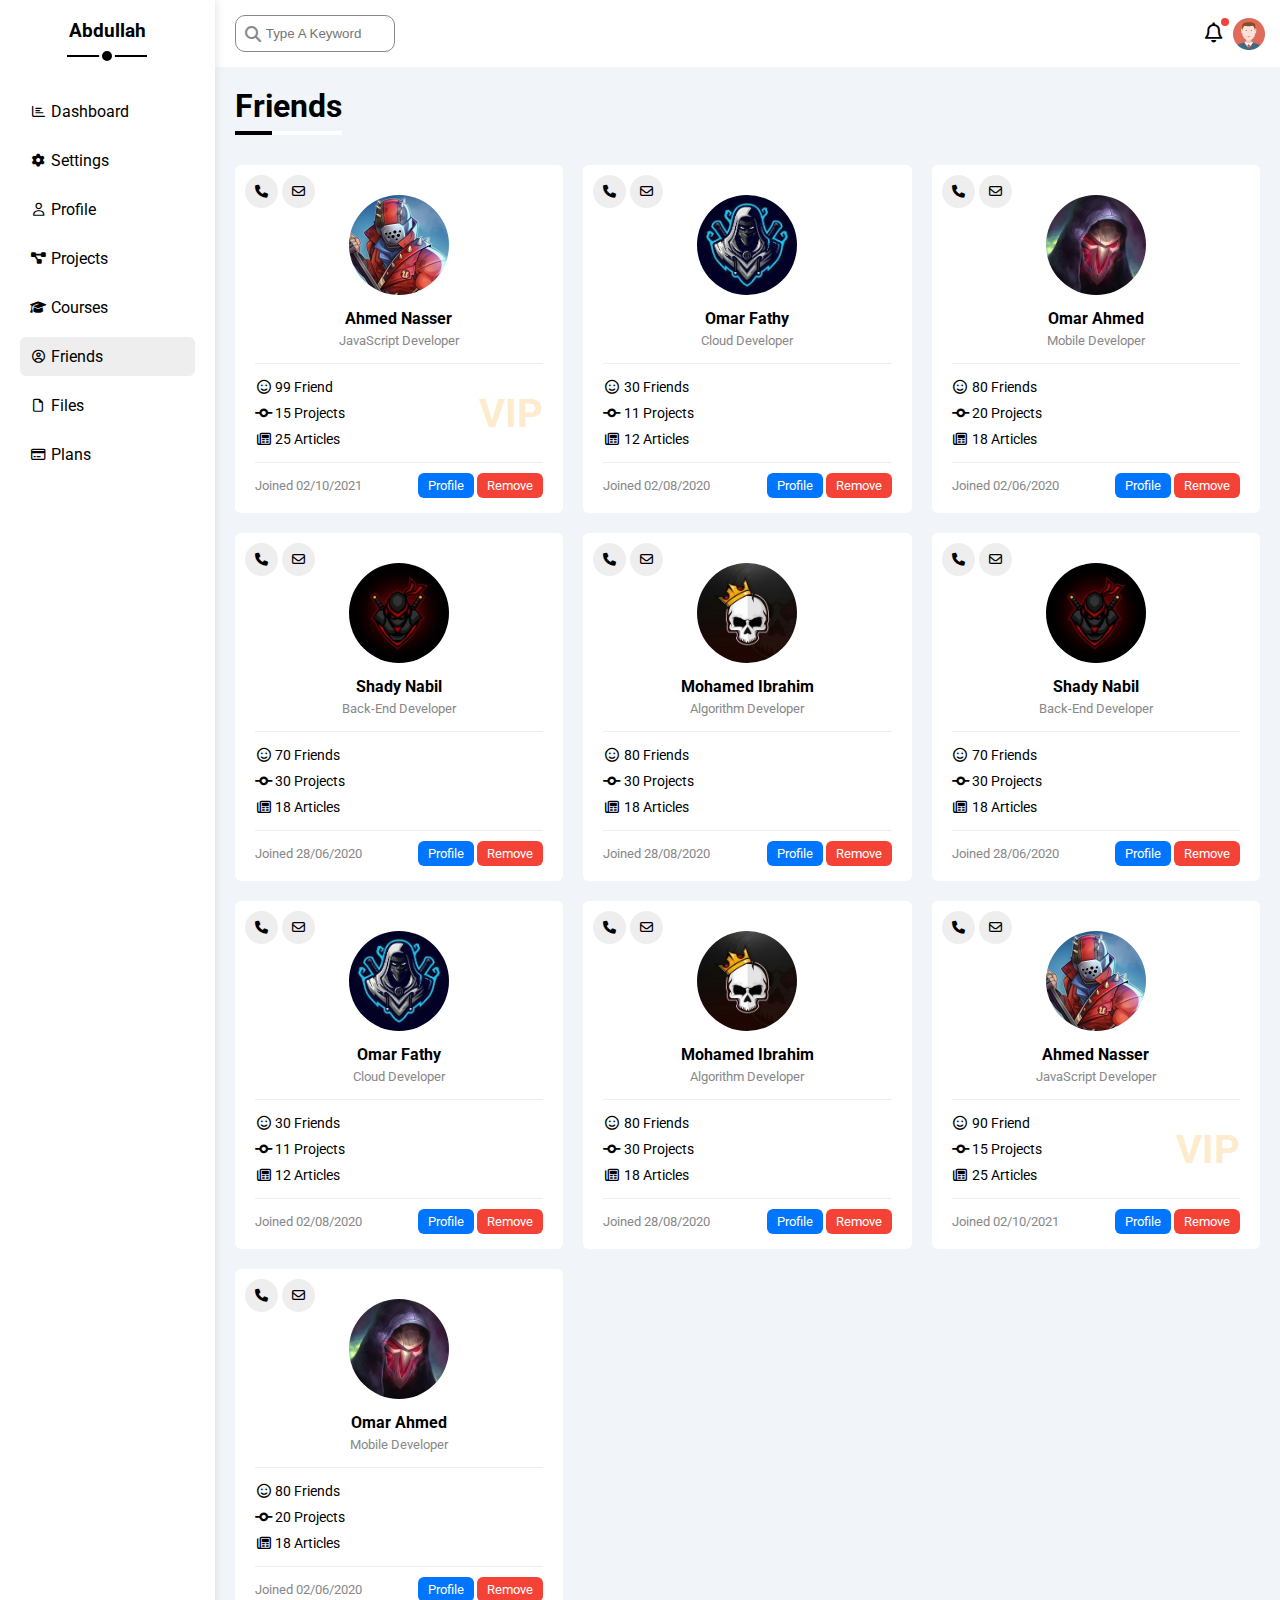
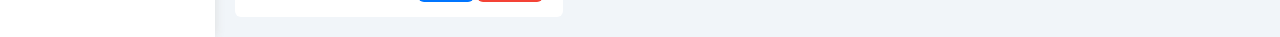
<file: friends.html>
<!DOCTYPE html>
<html lang="en">
  <head>
    <meta charset="UTF-8" />
    <meta http-equiv="X-UA-Compatible" content="IE=edge" />
    <meta name="viewport" content="width=device-width, initial-scale=1.0" />
    <title>Friends</title>
    <!-- Font Awesome CSS File -->
    <link rel="stylesheet" href="css/all.min.css" />
    <!-- Framework CSS File -->
    <link rel="stylesheet" href="css/framework.css" />
    <!-- Main CSS File -->
    <link rel="stylesheet" href="css/dash.css" />
    <!-- Google Fonts -->
    <link rel="preconnect" href="https://fonts.googleapis.com" />
    <link rel="preconnect" href="https://fonts.gstatic.com" crossorigin />
    <link
      href="https://fonts.googleapis.com/css2?family=Roboto:ital,wght@0,300;0,400;0,500;0,700;0,900;1,400&display=swap"
      rel="stylesheet"
    />
  </head>
  <body>
    <div class="page d-flex" loading="lazy">
      <!-- Start Sidebar -->
      <div class="sidebar d-flex p-20 bg-white p-relative">
        <h3 class="name txt-c p-relative">Abdullah</h3>
        <ul class="links">
          <li>
            <a
              class="items-center mb-10 rad-6 p-10 txt-c c-black"
              href="index.html"
            >
              <i class="fa-regular fa-chart-bar fa-fw f-13 mr-5"></i>
              <span>Dashboard</span></a
            >
          </li>
          <li>
            <a
              class="items-center mb-10 rad-6 p-10 txt-c c-black"
              href="setting.html"
            >
              <i class="fa-solid fa-gear fa-fw f-13 mr-5"></i>
              <span>Settings</span>
            </a>
          </li>
          <li>
            <a
              class="items-center mb-10 rad-6 p-10 txt-c c-black"
              href="profile.html"
            >
              <i class="fa-regular fa-user fa-fw f-13 mr-5"></i>
              <span>Profile</span>
            </a>
          </li>
          <li>
            <a
              class="items-center mb-10 rad-6 p-10 txt-c c-black"
              href="projects.html"
            >
              <i class="fa-solid fa-diagram-project fa-fw f-13 mr-5"></i>
              <span>Projects</span>
            </a>
          </li>
          <li>
            <a
              class="items-center mb-10 rad-6 p-10 txt-c c-black"
              href="courses.html"
            >
              <i class="fa-solid fa-graduation-cap fa-fw f-13 mr-5"></i>
              <span>Courses</span></a
            >
          </li>
          <li>
            <a
              class="active items-center mb-10 rad-6 p-10 txt-c c-black"
              href="friends.html"
            >
              <i class="fa-regular fa-circle-user fa-fw f-13 mr-5"></i>
              <span>Friends</span>
            </a>
          </li>
          <li>
            <a class="d-flex mb-10 rad-6 p-10 txt-c c-black" href="files.html">
              <i class="fa-regular fa-file fa-fw f-13 mr-5"></i>
              <span>Files</span>
            </a>
          </li>
          <li>
            <a class="d-flex mb-10 rad-6 p-10 txt-c c-black" href="plans.html">
              <i class="fa-regular fa-credit-card fa-fw f-13 mr-5"></i>
              <span>Plans</span>
            </a>
          </li>
        </ul>
      </div>
      <!-- End Sidebar -->
      <div class="content w-full">
        <!-- Start Header -->
        <div class="head bg-white p-15 flex-between">
          <div class="search p-relative">
            <input
              class="p-10 rad-10"
              type="search"
              placeholder="Type A Keyword"
            />
          </div>
          <div class="avatar items-center">
            <span class="notification p-relative mr-10"
              ><i class="fa-regular fa-bell"></i
            ></span>
            <img class="image" src="imgs/avatar.png" alt="" />
          </div>
        </div>
        <!-- End Header -->
        <h1 class="d-block w-fit p-relative">Friends</h1>
        <div class="friends-page d-grid gap-20 m-20">
          <div class="box bg-white rad-6 p-20 p-relative">
            <div class="contact">
              <i class="fa-solid fa-phone"></i>
              <i class="fa-regular fa-envelope"></i>
            </div>
            <div class="txt-c">
              <img
                class="rad-50 mt-10 mb-10 h-100 w-100"
                src="imgs/friend-01.jpg"
                alt=""
              />
              <h4>Ahmed Nasser</h4>
              <p class="c-gray f-13 mt-5 mb-15">JavaScript Developer</p>
            </div>
            <div class="icons f-14 mt-15 pt-15 mb-15 pb-15 p-relative">
              <div class="mb-10">
                <i class="fa-regular fa-face-smile fa-fw"></i>
                <span> 99 Friend</span>
              </div>
              <div class="mb-10">
                <i class="fa-solid fa-code-commit fa-fw"></i>
                <span> 15 Projects</span>
              </div>
              <div>
                <i class="fa-regular fa-newspaper fa-fw"></i>
                <span> 25 Articles</span>
              </div>
              <span class="vip fw-bold c-orange p-absolute">VIP</span>
            </div>
            <div class="info flex-between f-13">
              <span class="c-gray">Joined 02/10/2021</span>
              <div>
                <a class="btn-shape bg-blue c-white" href="profile.html"
                  >Profile</a
                >
                <a class="btn-shape bg-red c-white" href="#">Remove</a>
              </div>
            </div>
          </div>
          <div class="box bg-white rad-6 p-20 p-relative">
            <div class="contact">
              <i class="fa-solid fa-phone"></i>
              <i class="fa-regular fa-envelope"></i>
            </div>
            <div class="txt-c">
              <img
                class="rad-50 mt-10 mb-10 h-100 w-100"
                src="imgs/friend-02.jpg"
                alt=""
              />
              <h4>Omar Fathy</h4>
              <p class="c-gray f-13 mt-5 mb-15">Cloud Developer</p>
            </div>
            <div class="icons f-14 mt-15 pt-15 mb-15 pb-15 p-relative">
              <div class="mb-10">
                <i class="fa-regular fa-face-smile fa-fw"></i>
                <span> 30 Friends</span>
              </div>
              <div class="mb-10">
                <i class="fa-solid fa-code-commit fa-fw"></i>
                <span> 11 Projects </span>
              </div>
              <div>
                <i class="fa-regular fa-newspaper fa-fw"></i>
                <span> 12 Articles</span>
              </div>
            </div>
            <div class="info flex-between f-13">
              <span class="c-gray">Joined 02/08/2020</span>
              <div>
                <a class="btn-shape bg-blue c-white" href="profile.html"
                  >Profile</a
                >
                <a class="btn-shape bg-red c-white" href="#">Remove</a>
              </div>
            </div>
          </div>
          <div class="box bg-white rad-6 p-20 p-relative">
            <div class="contact">
              <i class="fa-solid fa-phone"></i>
              <i class="fa-regular fa-envelope"></i>
            </div>
            <div class="txt-c">
              <img
                class="rad-50 mt-10 mb-10 h-100 w-100"
                src="imgs/friend-03.jpg"
                alt=""
              />
              <h4>Omar Ahmed</h4>
              <p class="c-gray f-13 mt-5 mb-15">Mobile Developer</p>
            </div>
            <div class="icons f-14 mt-15 pt-15 mb-15 pb-15 p-relative">
              <div class="mb-10">
                <i class="fa-regular fa-face-smile fa-fw"></i>
                <span> 80 Friends</span>
              </div>
              <div class="mb-10">
                <i class="fa-solid fa-code-commit fa-fw"></i>
                <span> 20 Projects</span>
              </div>
              <div>
                <i class="fa-regular fa-newspaper fa-fw"></i>
                <span> 18 Articles</span>
              </div>
            </div>
            <div class="info flex-between f-13">
              <span class="c-gray">Joined 02/06/2020</span>
              <div>
                <a class="btn-shape bg-blue c-white" href="profile.html"
                  >Profile</a
                >
                <a class="btn-shape bg-red c-white" href="#">Remove</a>
              </div>
            </div>
          </div>
          <div class="box bg-white rad-6 p-20 p-relative">
            <div class="contact">
              <i class="fa-solid fa-phone"></i>
              <i class="fa-regular fa-envelope"></i>
            </div>
            <div class="txt-c">
              <img
                class="rad-50 mt-10 mb-10 h-100 w-100"
                src="imgs/friend-04.jpg"
                alt=""
              />
              <h4>Shady Nabil</h4>
              <p class="c-gray f-13 mt-5 mb-15">Back-End Developer</p>
            </div>
            <div class="icons f-14 mt-15 pt-15 mb-15 pb-15 p-relative">
              <div class="mb-10">
                <i class="fa-regular fa-face-smile fa-fw"></i>
                <span> 70 Friends</span>
              </div>
              <div class="mb-10">
                <i class="fa-solid fa-code-commit fa-fw"></i>
                <span> 30 Projects</span>
              </div>
              <div>
                <i class="fa-regular fa-newspaper fa-fw"></i>
                <span> 18 Articles</span>
              </div>
            </div>
            <div class="info flex-between f-13">
              <span class="c-gray">Joined 28/06/2020</span>
              <div>
                <a class="btn-shape bg-blue c-white" href="profile.html"
                  >Profile</a
                >
                <a class="btn-shape bg-red c-white" href="#">Remove</a>
              </div>
            </div>
          </div>
          <div class="box bg-white rad-6 p-20 p-relative">
            <div class="contact">
              <i class="fa-solid fa-phone"></i>
              <i class="fa-regular fa-envelope"></i>
            </div>
            <div class="txt-c">
              <img
                class="rad-50 mt-10 mb-10 h-100 w-100"
                src="imgs/friend-05.jpg"
                alt=""
              />
              <h4>Mohamed Ibrahim</h4>
              <p class="c-gray f-13 mt-5 mb-15">Algorithm Developer</p>
            </div>
            <div class="icons f-14 mt-15 pt-15 mb-15 pb-15 p-relative">
              <div class="mb-10">
                <i class="fa-regular fa-face-smile fa-fw"></i>
                <span> 80 Friends</span>
              </div>
              <div class="mb-10">
                <i class="fa-solid fa-code-commit fa-fw"></i>
                <span> 30 Projects</span>
              </div>
              <div>
                <i class="fa-regular fa-newspaper fa-fw"></i>
                <span> 18 Articles</span>
              </div>
            </div>
            <div class="info flex-between f-13">
              <span class="c-gray">Joined 28/08/2020</span>
              <div>
                <a class="btn-shape bg-blue c-white" href="profile.html"
                  >Profile</a
                >
                <a class="btn-shape bg-red c-white" href="#">Remove</a>
              </div>
            </div>
          </div>
          <div class="box bg-white rad-6 p-20 p-relative">
            <div class="contact">
              <i class="fa-solid fa-phone"></i>
              <i class="fa-regular fa-envelope"></i>
            </div>
            <div class="txt-c">
              <img
                class="rad-50 mt-10 mb-10 h-100 w-100"
                src="imgs/friend-04.jpg"
                alt=""
              />
              <h4>Shady Nabil</h4>
              <p class="c-gray f-13 mt-5 mb-15">Back-End Developer</p>
            </div>
            <div class="icons f-14 mt-15 pt-15 mb-15 pb-15 p-relative">
              <div class="mb-10">
                <i class="fa-regular fa-face-smile fa-fw"></i>
                <span> 70 Friends</span>
              </div>
              <div class="mb-10">
                <i class="fa-solid fa-code-commit fa-fw"></i>
                <span> 30 Projects</span>
              </div>
              <div>
                <i class="fa-regular fa-newspaper fa-fw"></i>
                <span> 18 Articles</span>
              </div>
            </div>
            <div class="info flex-between f-13">
              <span class="c-gray">Joined 28/06/2020</span>
              <div>
                <a class="btn-shape bg-blue c-white" href="profile.html"
                  >Profile</a
                >
                <a class="btn-shape bg-red c-white" href="#">Remove</a>
              </div>
            </div>
          </div>
          <div class="box bg-white rad-6 p-20 p-relative">
            <div class="contact">
              <i class="fa-solid fa-phone"></i>
              <i class="fa-regular fa-envelope"></i>
            </div>
            <div class="txt-c">
              <img
                class="rad-50 mt-10 mb-10 h-100 w-100"
                src="imgs/friend-02.jpg"
                alt=""
              />
              <h4>Omar Fathy</h4>
              <p class="c-gray f-13 mt-5 mb-15">Cloud Developer</p>
            </div>
            <div class="icons f-14 mt-15 pt-15 mb-15 pb-15 p-relative">
              <div class="mb-10">
                <i class="fa-regular fa-face-smile fa-fw"></i>
                <span> 30 Friends</span>
              </div>
              <div class="mb-10">
                <i class="fa-solid fa-code-commit fa-fw"></i>
                <span> 11 Projects </span>
              </div>
              <div>
                <i class="fa-regular fa-newspaper fa-fw"></i>
                <span> 12 Articles</span>
              </div>
            </div>
            <div class="info flex-between f-13">
              <span class="c-gray">Joined 02/08/2020</span>
              <div>
                <a class="btn-shape bg-blue c-white" href="profile.html"
                  >Profile</a
                >
                <a class="btn-shape bg-red c-white" href="#">Remove</a>
              </div>
            </div>
          </div>
          <div class="box bg-white rad-6 p-20 p-relative">
            <div class="contact">
              <i class="fa-solid fa-phone"></i>
              <i class="fa-regular fa-envelope"></i>
            </div>
            <div class="txt-c">
              <img
                class="rad-50 mt-10 mb-10 h-100 w-100"
                src="imgs/friend-05.jpg"
                alt=""
              />
              <h4>Mohamed Ibrahim</h4>
              <p class="c-gray f-13 mt-5 mb-15">Algorithm Developer</p>
            </div>
            <div class="icons f-14 mt-15 pt-15 mb-15 pb-15 p-relative">
              <div class="mb-10">
                <i class="fa-regular fa-face-smile fa-fw"></i>
                <span> 80 Friends</span>
              </div>
              <div class="mb-10">
                <i class="fa-solid fa-code-commit fa-fw"></i>
                <span> 30 Projects</span>
              </div>
              <div>
                <i class="fa-regular fa-newspaper fa-fw"></i>
                <span> 18 Articles</span>
              </div>
            </div>
            <div class="info flex-between f-13">
              <span class="c-gray">Joined 28/08/2020</span>
              <div>
                <a class="btn-shape bg-blue c-white" href="profile.html"
                  >Profile</a
                >
                <a class="btn-shape bg-red c-white" href="#">Remove</a>
              </div>
            </div>
          </div>
          <div class="box bg-white rad-6 p-20 p-relative">
            <div class="contact">
              <i class="fa-solid fa-phone"></i>
              <i class="fa-regular fa-envelope"></i>
            </div>
            <div class="txt-c">
              <img
                class="rad-50 mt-10 mb-10 h-100 w-100"
                src="imgs/friend-01.jpg"
                alt=""
              />
              <h4>Ahmed Nasser</h4>
              <p class="c-gray f-13 mt-5 mb-15">JavaScript Developer</p>
            </div>
            <div class="icons f-14 mt-15 pt-15 mb-15 pb-15 p-relative">
              <div class="mb-10">
                <i class="fa-regular fa-face-smile fa-fw"></i>
                <span> 90 Friend</span>
              </div>
              <div class="mb-10">
                <i class="fa-solid fa-code-commit fa-fw"></i>
                <span> 15 Projects</span>
              </div>
              <div>
                <i class="fa-regular fa-newspaper fa-fw"></i>
                <span> 25 Articles</span>
              </div>
              <span class="vip fw-bold c-orange p-absolute">VIP</span>
            </div>
            <div class="info flex-between f-13">
              <span class="c-gray">Joined 02/10/2021</span>
              <div>
                <a class="btn-shape bg-blue c-white" href="profile.html"
                  >Profile</a
                >
                <a class="btn-shape bg-red c-white" href="#">Remove</a>
              </div>
            </div>
          </div>
          <div class="box bg-white rad-6 p-20 p-relative">
            <div class="contact">
              <i class="fa-solid fa-phone"></i>
              <i class="fa-regular fa-envelope"></i>
            </div>
            <div class="txt-c">
              <img
                class="rad-50 mt-10 mb-10 h-100 w-100"
                src="imgs/friend-03.jpg"
                alt=""
              />
              <h4>Omar Ahmed</h4>
              <p class="c-gray f-13 mt-5 mb-15">Mobile Developer</p>
            </div>
            <div class="icons f-14 mt-15 pt-15 mb-15 pb-15 p-relative">
              <div class="mb-10">
                <i class="fa-regular fa-face-smile fa-fw"></i>
                <span> 80 Friends</span>
              </div>
              <div class="mb-10">
                <i class="fa-solid fa-code-commit fa-fw"></i>
                <span> 20 Projects</span>
              </div>
              <div>
                <i class="fa-regular fa-newspaper fa-fw"></i>
                <span> 18 Articles</span>
              </div>
            </div>
            <div class="info flex-between f-13">
              <span class="c-gray">Joined 02/06/2020</span>
              <div>
                <a class="btn-shape bg-blue c-white" href="profile.html"
                  >Profile</a
                >
                <a class="btn-shape bg-red c-white" href="#">Remove</a>
              </div>
            </div>
          </div>
        </div>
      </div>
    </div>
  </body>
</html>
</file>
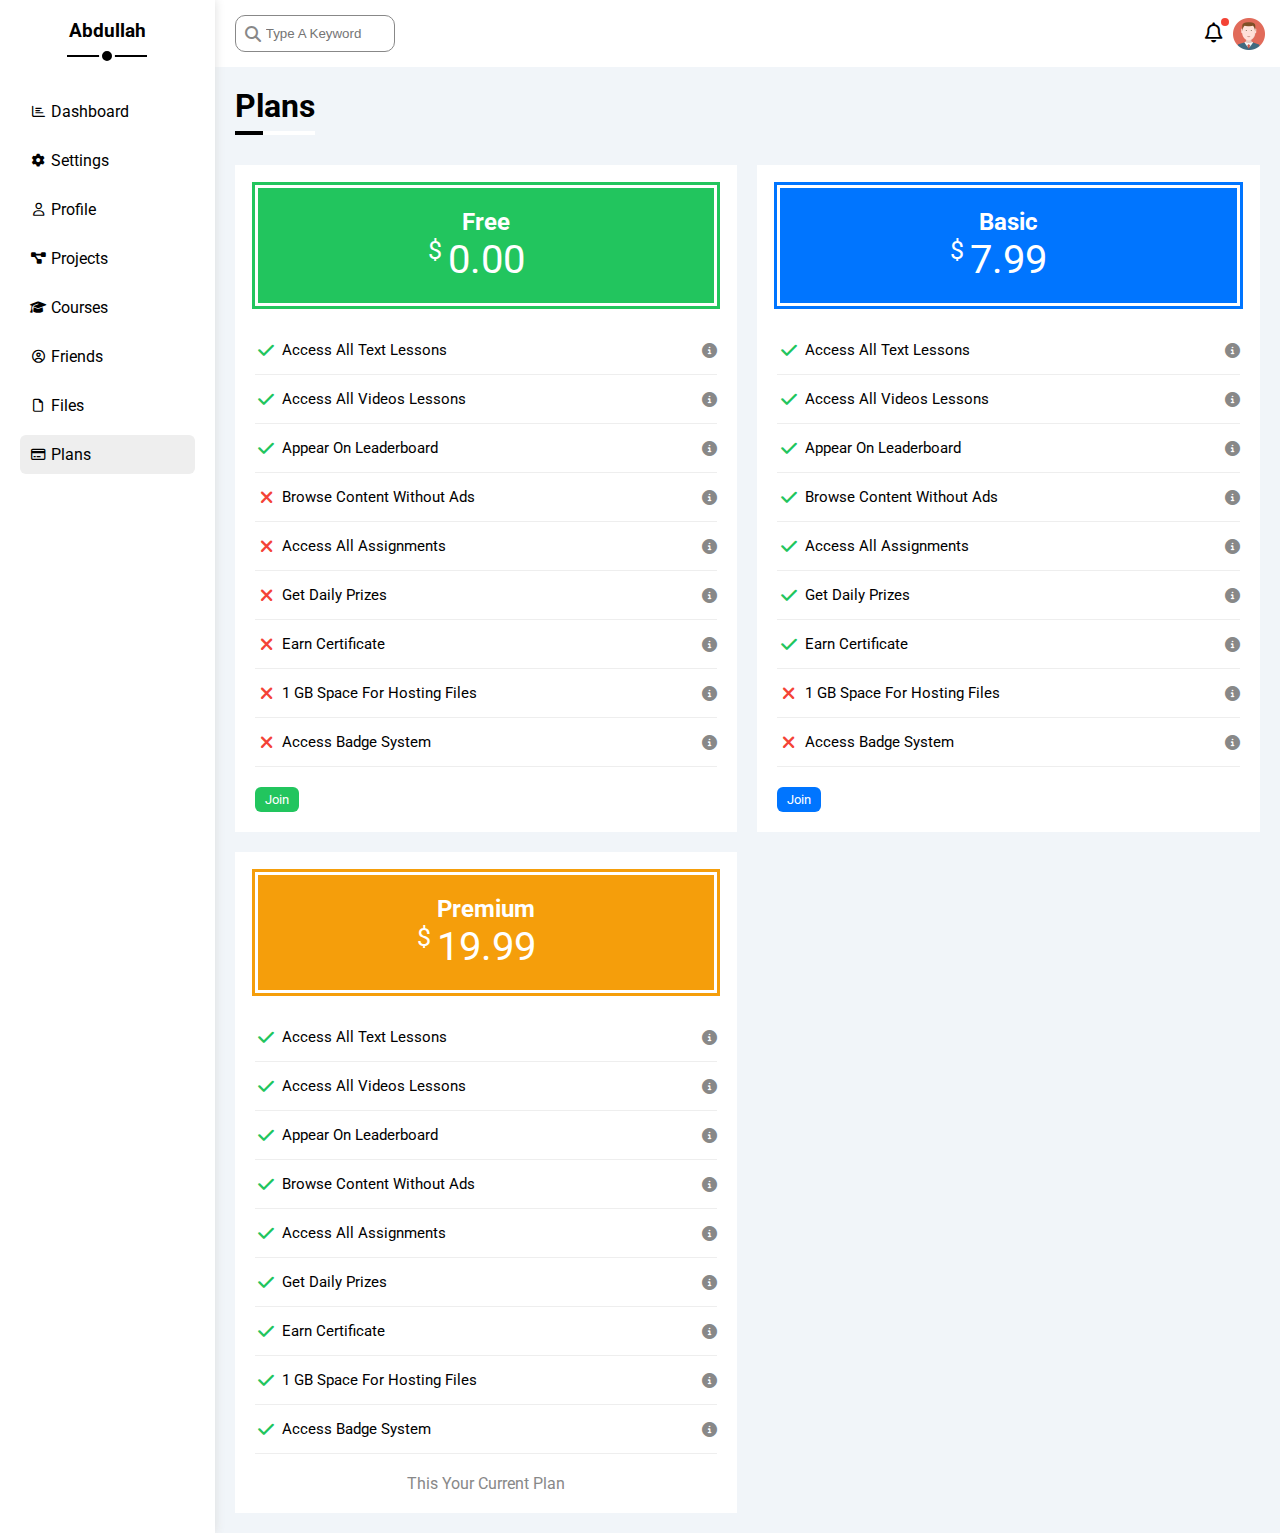
<file: plans.html>
<!DOCTYPE html>
<html lang="en">
  <head>
    <meta charset="UTF-8" />
    <meta http-equiv="X-UA-Compatible" content="IE=edge" />
    <meta name="viewport" content="width=device-width, initial-scale=1.0" />
    <title>Plans</title>
    <!-- Font Awesome CSS File -->
    <link rel="stylesheet" href="css/all.min.css" />
    <!-- Framework CSS File -->
    <link rel="stylesheet" href="css/framework.css" />
    <!-- Main CSS File -->
    <link rel="stylesheet" href="css/dash.css" />
    <!-- Google Fonts -->
    <link rel="preconnect" href="https://fonts.googleapis.com" />
    <link rel="preconnect" href="https://fonts.gstatic.com" crossorigin />
    <link
      href="https://fonts.googleapis.com/css2?family=Roboto:ital,wght@0,300;0,400;0,500;0,700;0,900;1,400&display=swap"
      rel="stylesheet"
    />
  </head>
  <body>
    <div class="page d-flex">
      <!-- Start Sidebar -->
      <div class="sidebar d-flex p-20 bg-white p-relative">
        <h3 class="name txt-c p-relative">Abdullah</h3>
        <ul class="links">
          <li>
            <a
              class="items-center mb-10 rad-6 p-10 txt-c c-black"
              href="index.html"
            >
              <i class="fa-regular fa-chart-bar fa-fw f-13 mr-5"></i>
              <span>Dashboard</span></a
            >
          </li>
          <li>
            <a
              class="items-center mb-10 rad-6 p-10 txt-c c-black"
              href="setting.html"
            >
              <i class="fa-solid fa-gear fa-fw f-13 mr-5"></i>
              <span>Settings</span>
            </a>
          </li>
          <li>
            <a
              class="items-center mb-10 rad-6 p-10 txt-c c-black"
              href="profile.html"
            >
              <i class="fa-regular fa-user fa-fw f-13 mr-5"></i>
              <span>Profile</span>
            </a>
          </li>
          <li>
            <a
              class="items-center mb-10 rad-6 p-10 txt-c c-black"
              href="projects.html"
            >
              <i class="fa-solid fa-diagram-project fa-fw f-13 mr-5"></i>
              <span>Projects</span>
            </a>
          </li>
          <li>
            <a
              class="items-center mb-10 rad-6 p-10 txt-c c-black"
              href="courses.html"
            >
              <i class="fa-solid fa-graduation-cap fa-fw f-13 mr-5"></i>
              <span>Courses</span></a
            >
          </li>
          <li>
            <a
              class="items-center mb-10 rad-6 p-10 txt-c c-black"
              href="friends.html"
            >
              <i class="fa-regular fa-circle-user fa-fw f-13 mr-5"></i>
              <span>Friends</span>
            </a>
          </li>
          <li>
            <a class="d-flex mb-10 rad-6 p-10 txt-c c-black" href="files.html">
              <i class="fa-regular fa-file fa-fw f-13 mr-5"></i>
              <span>Files</span>
            </a>
          </li>
          <li>
            <a
              class="active d-flex mb-10 rad-6 p-10 txt-c c-black"
              href="plans.html"
            >
              <i class="fa-regular fa-credit-card fa-fw f-13 mr-5"></i>
              <span>Plans</span>
            </a>
          </li>
        </ul>
      </div>
      <!-- End Sidebar -->
      <div class="content w-full">
        <!-- Start Header -->
        <div class="head bg-white p-15 flex-between">
          <div class="search p-relative">
            <input
              class="p-10 rad-10"
              type="search"
              placeholder="Type A Keyword"
            />
          </div>
          <div class="avatar items-center">
            <span class="notification p-relative mr-10"
              ><i class="fa-regular fa-bell"></i
            ></span>
            <img class="image" src="imgs/avatar.png" alt="" />
          </div>
        </div>
        <!-- End Header -->
        <h1 class="d-block w-fit p-relative">Plans</h1>
        <div class="plans-page d-grid gap-20 m-20">
          <div class="plan green bg-white p-20">
            <div class="top bg-green txt-c p-20">
              <h2 class="c-white">Free</h2>
              <div class="price c-white w-fit p-relative">
                <span>$</span>
                0.00
              </div>
            </div>
            <ul class="mt-20 mb-20">
              <li>
                <i class="fa-solid fa-check fa-fw yes"></i>
                Access All Text Lessons
                <i class="fa-solid fa-circle-info help"></i>
              </li>
              <li>
                <i class="fa-solid fa-check fa-fw yes"></i>
                Access All Videos Lessons
                <i class="fa-solid fa-circle-info help"></i>
              </li>
              <li>
                <i class="fa-solid fa-check fa-fw yes"></i>
                Appear On Leaderboard
                <i class="fa-solid fa-circle-info help"></i>
              </li>
              <li>
                <i class="fa-solid fa-xmark fa-fw no"></i>
                Browse Content Without Ads
                <i class="fa-solid fa-circle-info help"></i>
              </li>
              <li>
                <i class="fa-solid fa-xmark fa-fw no"></i>
                Access All Assignments
                <i class="fa-solid fa-circle-info help"></i>
              </li>
              <li>
                <i class="fa-solid fa-xmark fa-fw no"></i>
                Get Daily Prizes
                <i class="fa-solid fa-circle-info help"></i>
              </li>
              <li>
                <i class="fa-solid fa-xmark fa-fw no"></i>
                Earn Certificate
                <i class="fa-solid fa-circle-info help"></i>
              </li>
              <li>
                <i class="fa-solid fa-xmark fa-fw no"></i>
                1 GB Space For Hosting Files
                <i class="fa-solid fa-circle-info help"></i>
              </li>
              <li>
                <i class="fa-solid fa-xmark fa-fw no"></i>
                Access Badge System
                <i class="fa-solid fa-circle-info help"></i>
              </li>
            </ul>
            <a class="bg-green c-white btn-shape w-fit d-block" href="#"
              >Join</a
            >
          </div>
          <div class="plan blue bg-white p-20">
            <div class="top bg-blue txt-c p-20">
              <h2 class="c-white">Basic</h2>
              <div class="price c-white w-fit p-relative">
                <span>$</span>
                7.99
              </div>
            </div>
            <ul class="mt-20 mb-20">
              <li>
                <i class="fa-solid fa-check fa-fw yes"></i>
                Access All Text Lessons
                <i class="fa-solid fa-circle-info help"></i>
              </li>
              <li>
                <i class="fa-solid fa-check fa-fw yes"></i>
                Access All Videos Lessons
                <i class="fa-solid fa-circle-info help"></i>
              </li>
              <li>
                <i class="fa-solid fa-check fa-fw yes"></i>
                Appear On Leaderboard
                <i class="fa-solid fa-circle-info help"></i>
              </li>
              <li>
                <i class="fa-solid fa-check fa-fw yes"></i>
                Browse Content Without Ads
                <i class="fa-solid fa-circle-info help"></i>
              </li>
              <li>
                <i class="fa-solid fa-check fa-fw yes"></i>
                Access All Assignments
                <i class="fa-solid fa-circle-info help"></i>
              </li>
              <li>
                <i class="fa-solid fa-check fa-fw yes"></i>
                Get Daily Prizes
                <i class="fa-solid fa-circle-info help"></i>
              </li>
              <li>
                <i class="fa-solid fa-check fa-fw yes"></i>
                Earn Certificate
                <i class="fa-solid fa-circle-info help"></i>
              </li>
              <li>
                <i class="fa-solid fa-xmark fa-fw no"></i>
                1 GB Space For Hosting Files
                <i class="fa-solid fa-circle-info help"></i>
              </li>
              <li>
                <i class="fa-solid fa-xmark fa-fw no"></i>
                Access Badge System
                <i class="fa-solid fa-circle-info help"></i>
              </li>
            </ul>
            <a class="bg-blue c-white btn-shape w-fit d-block" href="#">Join</a>
          </div>
          <div class="plan orange bg-white p-20">
            <div class="top bg-orange txt-c p-20">
              <h2 class="c-white">Premium</h2>
              <div class="price c-white w-fit p-relative">
                <span>$</span>
                19.99
              </div>
            </div>
            <ul class="mt-20 mb-20">
              <li>
                <i class="fa-solid fa-check fa-fw yes"></i>
                Access All Text Lessons
                <i class="fa-solid fa-circle-info help"></i>
              </li>
              <li>
                <i class="fa-solid fa-check fa-fw yes"></i>
                Access All Videos Lessons
                <i class="fa-solid fa-circle-info help"></i>
              </li>
              <li>
                <i class="fa-solid fa-check fa-fw yes"></i>
                Appear On Leaderboard
                <i class="fa-solid fa-circle-info help"></i>
              </li>
              <li>
                <i class="fa-solid fa-check fa-fw yes"></i>
                Browse Content Without Ads
                <i class="fa-solid fa-circle-info help"></i>
              </li>
              <li>
                <i class="fa-solid fa-check fa-fw yes"></i>
                Access All Assignments
                <i class="fa-solid fa-circle-info help"></i>
              </li>
              <li>
                <i class="fa-solid fa-check fa-fw yes"></i>
                Get Daily Prizes
                <i class="fa-solid fa-circle-info help"></i>
              </li>
              <li>
                <i class="fa-solid fa-check fa-fw yes"></i>
                Earn Certificate
                <i class="fa-solid fa-circle-info help"></i>
              </li>
              <li>
                <i class="fa-solid fa-check fa-fw yes"></i>
                1 GB Space For Hosting Files
                <i class="fa-solid fa-circle-info help"></i>
              </li>
              <li>
                <i class="fa-solid fa-check fa-fw yes"></i>
                Access Badge System
                <i class="fa-solid fa-circle-info help"></i>
              </li>
            </ul>
            <p class="c-gray txt-c">This Your Current Plan</p>
          </div>
        </div>
      </div>
    </div>
  </body>
</html>
</file>
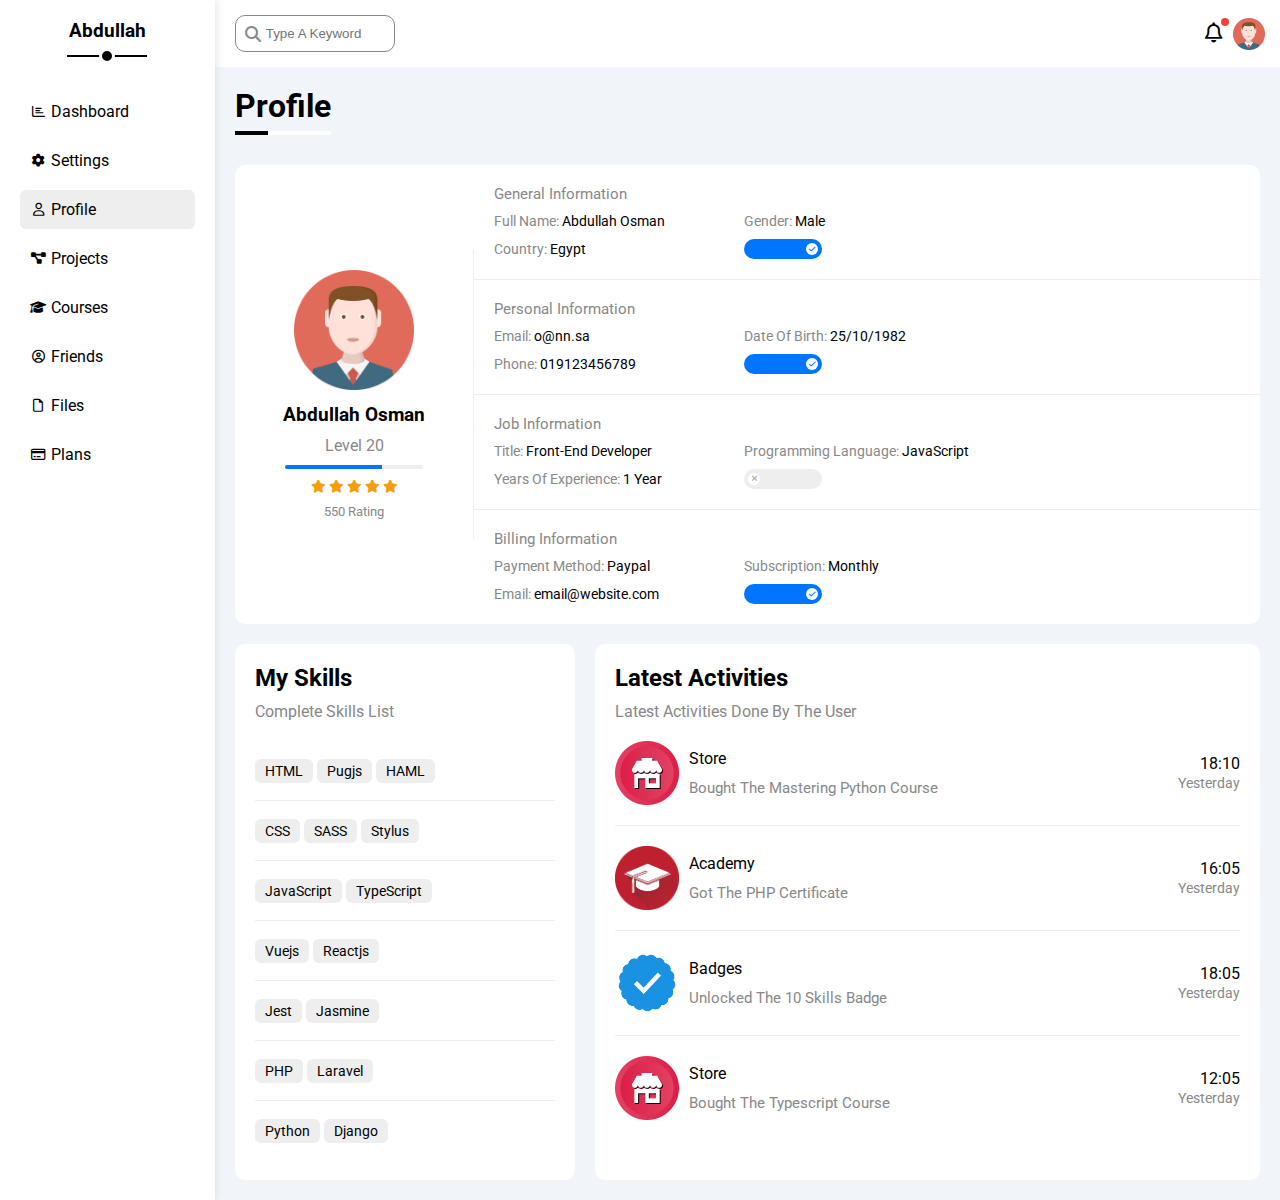
<file: profile.html>
<!DOCTYPE html>
<html lang="en">
  <head>
    <meta charset="UTF-8" />
    <meta http-equiv="X-UA-Compatible" content="IE=edge" />
    <meta name="viewport" content="width=device-width, initial-scale=1.0" />
    <title>Profile</title>
    <!-- Font Awesome CSS File -->
    <link rel="stylesheet" href="css/all.min.css" />
    <!-- Framework CSS File -->
    <link rel="stylesheet" href="css/framework.css" />
    <!-- Main CSS File -->
    <link rel="stylesheet" href="css/dash.css" />
    <!-- Google Fonts -->
    <link rel="preconnect" href="https://fonts.googleapis.com" />
    <link rel="preconnect" href="https://fonts.gstatic.com" crossorigin />
    <link
      href="https://fonts.googleapis.com/css2?family=Roboto:ital,wght@0,300;0,400;0,500;0,700;0,900;1,400&display=swap"
      rel="stylesheet"
    />
  </head>
  <body>
    <div class="page d-flex">
      <!-- Start Sidebar -->
      <div class="sidebar d-flex p-20 bg-white p-relative">
        <h3 class="name txt-c p-relative">Abdullah</h3>
        <ul class="links">
          <li>
            <a
              class="items-center mb-10 rad-6 p-10 txt-c c-black"
              href="index.html"
            >
              <i class="fa-regular fa-chart-bar fa-fw f-13 mr-5"></i>
              <span>Dashboard</span></a
            >
          </li>
          <li>
            <a
              class="items-center mb-10 rad-6 p-10 txt-c c-black"
              href="setting.html"
            >
              <i class="fa-solid fa-gear fa-fw f-13 mr-5"></i>
              <span>Settings</span>
            </a>
          </li>
          <li>
            <a
              class="active items-center mb-10 rad-6 p-10 txt-c c-black"
              href="profile.html"
            >
              <i class="fa-regular fa-user fa-fw f-13 mr-5"></i>
              <span>Profile</span>
            </a>
          </li>
          <li>
            <a
              class="items-center mb-10 rad-6 p-10 txt-c c-black"
              href="projects.html"
            >
              <i class="fa-solid fa-diagram-project fa-fw f-13 mr-5"></i>
              <span>Projects</span>
            </a>
          </li>
          <li>
            <a
              class="items-center mb-10 rad-6 p-10 txt-c c-black"
              href="courses.html"
            >
              <i class="fa-solid fa-graduation-cap fa-fw f-13 mr-5"></i>
              <span>Courses</span></a
            >
          </li>
          <li>
            <a
              class="items-center mb-10 rad-6 p-10 txt-c c-black"
              href="friends.html"
            >
              <i class="fa-regular fa-circle-user fa-fw f-13 mr-5"></i>
              <span>Friends</span>
            </a>
          </li>
          <li>
            <a class="d-flex mb-10 rad-6 p-10 txt-c c-black" href="files.html">
              <i class="fa-regular fa-file fa-fw f-13 mr-5"></i>
              <span>Files</span>
            </a>
          </li>
          <li>
            <a class="d-flex mb-10 rad-6 p-10 txt-c c-black" href="plans.html">
              <i class="fa-regular fa-credit-card fa-fw f-13 mr-5"></i>
              <span>Plans</span>
            </a>
          </li>
        </ul>
      </div>
      <!-- End Sidebar -->
      <div class="content w-full">
        <!-- Start Header -->
        <div class="head bg-white p-15 flex-between">
          <div class="search p-relative">
            <input
              class="p-10 rad-10"
              type="search"
              placeholder="Type A Keyword"
            />
          </div>
          <div class="avatar items-center">
            <span class="notification p-relative mr-10"
              ><i class="fa-regular fa-bell"></i
            ></span>
            <img class="image" src="imgs/avatar.png" alt="" />
          </div>
        </div>
        <!-- End Header -->
        <h1 class="d-block w-fit p-relative">Profile</h1>
        <div class="profile-page m-20">
          <!-- Start Overview -->
          <div class="overview bg-white rad-10 items-center">
            <div class="avatar-box p-20 txt-c">
              <img src="imgs/avatar.png" alt="" />
              <h3 class="mb-10 mt-10">Abdullah Osman</h3>
              <p class="c-gray mb-10">Level 20</p>
              <div class="level bg-eee rad-6 p-relative">
                <span style="width: 70%"></span>
              </div>
              <div class="raing mt-10 mb-10 f-13">
                <i class="fa-solid fa-star c-orange fs-13"></i>
                <i class="fa-solid fa-star c-orange fs-13"></i>
                <i class="fa-solid fa-star c-orange fs-13"></i>
                <i class="fa-solid fa-star c-orange fs-13"></i>
                <i class="fa-solid fa-star c-orange fs-13"></i>
              </div>
              <p class="c-gray f-13 m-0">550 Rating</p>
            </div>
            <div class="info-box w-full txt-c-mobile">
              <!-- Start Information Row -->
              <div class="row p-20 items-center">
                <h4 class="c-gray f-15 w-full">General Information</h4>
                <div class="f-14 mt-10">
                  <span class="c-gray">Full Name:</span>
                  <span>Abdullah Osman</span>
                </div>
                <div class="f-14 mt-10">
                  <span class="c-gray">Gender:</span>
                  <span>Male</span>
                </div>
                <div class="f-14 mt-10">
                  <span class="c-gray">Country:</span>
                  <span>Egypt</span>
                </div>
                <div class="f-14 mt-10">
                  <label>
                    <input class="toggle-checkbox" type="checkbox" checked />
                    <div class="toggle-switch bg-eee p-relative"></div>
                  </label>
                </div>
              </div>
              <!-- End Information Row -->
              <!-- Start Information Row -->
              <div class="row p-20 items-center">
                <h4 class="c-gray f-15 w-full">Personal Information</h4>
                <div class="f-14 mt-10">
                  <span class="c-gray">Email:</span>
                  <span>o@nn.sa</span>
                </div>
                <div class="f-14 mt-10">
                  <span class="c-gray">Date Of Birth:</span>
                  <span>25/10/1982</span>
                </div>
                <div class="f-14 mt-10">
                  <span class="c-gray">Phone:</span>
                  <span>019123456789</span>
                </div>
                <div class="f-14 mt-10">
                  <label>
                    <input class="toggle-checkbox" type="checkbox" checked />
                    <div class="toggle-switch bg-eee p-relative"></div>
                  </label>
                </div>
              </div>
              <!-- End Information Row -->
              <!-- Start Information Row -->
              <div class="row p-20 items-center">
                <h4 class="c-gray f-15 w-full">Job Information</h4>
                <div class="f-14 mt-10">
                  <span class="c-gray">Title:</span>
                  <span>Front-End Developer</span>
                </div>
                <div class="f-14 mt-10">
                  <span class="c-gray">Programming Language:</span>
                  <span>JavaScript</span>
                </div>
                <div class="f-14 mt-10">
                  <span class="c-gray"> Years Of Experience:</span>
                  <span>1 Year</span>
                </div>
                <div class="f-14 mt-10">
                  <label>
                    <input class="toggle-checkbox" type="checkbox" />
                    <div class="toggle-switch bg-eee p-relative"></div>
                  </label>
                </div>
              </div>
              <!-- End Information Row -->
              <!-- Start Information Row -->
              <div class="row p-20 items-center">
                <h4 class="c-gray f-15 w-full">Billing Information</h4>
                <div class="f-14 mt-10">
                  <span class="c-gray">Payment Method:</span>
                  <span>Paypal</span>
                </div>
                <div class="f-14 mt-10">
                  <span class="c-gray">Subscription:</span>
                  <span>Monthly</span>
                </div>
                <div class="f-14 mt-10">
                  <span class="c-gray"> Email:</span>
                  <span>email@website.com</span>
                </div>
                <div class="f-14 mt-10">
                  <label>
                    <input class="toggle-checkbox" type="checkbox" checked />
                    <div class="toggle-switch bg-eee p-relative"></div>
                  </label>
                </div>
              </div>
              <!-- End Information Row -->
            </div>
          </div>
          <!-- End Overview -->
          <!-- Start Skills & Latest Activities -->
          <div class="other-data d-flex mt-20 gap-20">
            <div class="skills bg-white rad-10 p-20">
              <h2 class="mt-0 mb-10">My Skills</h2>
              <p class="mt-0 mb-20 c-gray fs-15">Complete Skills List</p>
              <ul class="txt-c-mobile">
                <li>
                  <span>HTML</span>
                  <span>Pugjs</span>
                  <span>HAML</span>
                </li>
                <li>
                  <span>CSS</span>
                  <span>SASS</span>
                  <span>Stylus</span>
                </li>
                <li>
                  <span>JavaScript</span>
                  <span>TypeScript</span>
                </li>
                <li>
                  <span>Vuejs</span>
                  <span>Reactjs</span>
                </li>
                <li>
                  <span>Jest</span>
                  <span>Jasmine</span>
                </li>
                <li>
                  <span>PHP</span>
                  <span>Laravel</span>
                </li>
                <li>
                  <span>Python</span>
                  <span>Django</span>
                </li>
              </ul>
            </div>
            <div class="latest-activities bg-white rad-10 p-20">
              <h2 class="mt-0 mb-10">Latest Activities</h2>
              <p class="mt-0 mb-20 c-gray fs-15">
                Latest Activities Done By The User
              </p>
              <div class="row flex-between mb-20 pb-20 bb-eee">
                <img src="imgs/activity-01.png" alt="" />
                <div class="info f-1">
                  <span class="d-block mb-10">Store</span>
                  <span class="c-gray f-15"
                    >Bought The Mastering Python Course</span
                  >
                </div>
                <div class="date">
                  <span class="d-block">18:10</span>
                  <span class="c-gray f-14">Yesterday</span>
                </div>
              </div>
              <div class="row flex-between mb-20 pb-20 bb-eee">
                <img src="imgs/activity-02.png" alt="" />
                <div class="info f-1">
                  <span class="d-block mb-10">Academy</span>
                  <span class="c-gray f-15">Got The PHP Certificate</span>
                </div>
                <div class="date">
                  <span class="d-block">16:05</span>
                  <span class="c-gray f-14">Yesterday</span>
                </div>
              </div>
              <div class="row flex-between mb-20 pb-20 bb-eee">
                <img src="imgs/activity-03.png" alt="" />
                <div class="info f-1">
                  <span class="d-block mb-10">Badges</span>
                  <span class="c-gray f-15">Unlocked The 10 Skills Badge</span>
                </div>
                <div class="date">
                  <span class="d-block">18:05</span>
                  <span class="c-gray f-14">Yesterday</span>
                </div>
              </div>
              <div class="row flex-between">
                <img src="imgs/activity-01.png" alt="" />
                <div class="info f-1">
                  <span class="d-block mb-10">Store</span>
                  <span class="c-gray f-15">Bought The Typescript Course</span>
                </div>
                <div class="date">
                  <span class="d-block">12:05</span>
                  <span class="c-gray f-14">Yesterday</span>
                </div>
              </div>
            </div>
          </div>
          <!-- End Skills & Latest Activities -->
        </div>
      </div>
    </div>
  </body>
</html>
</file>
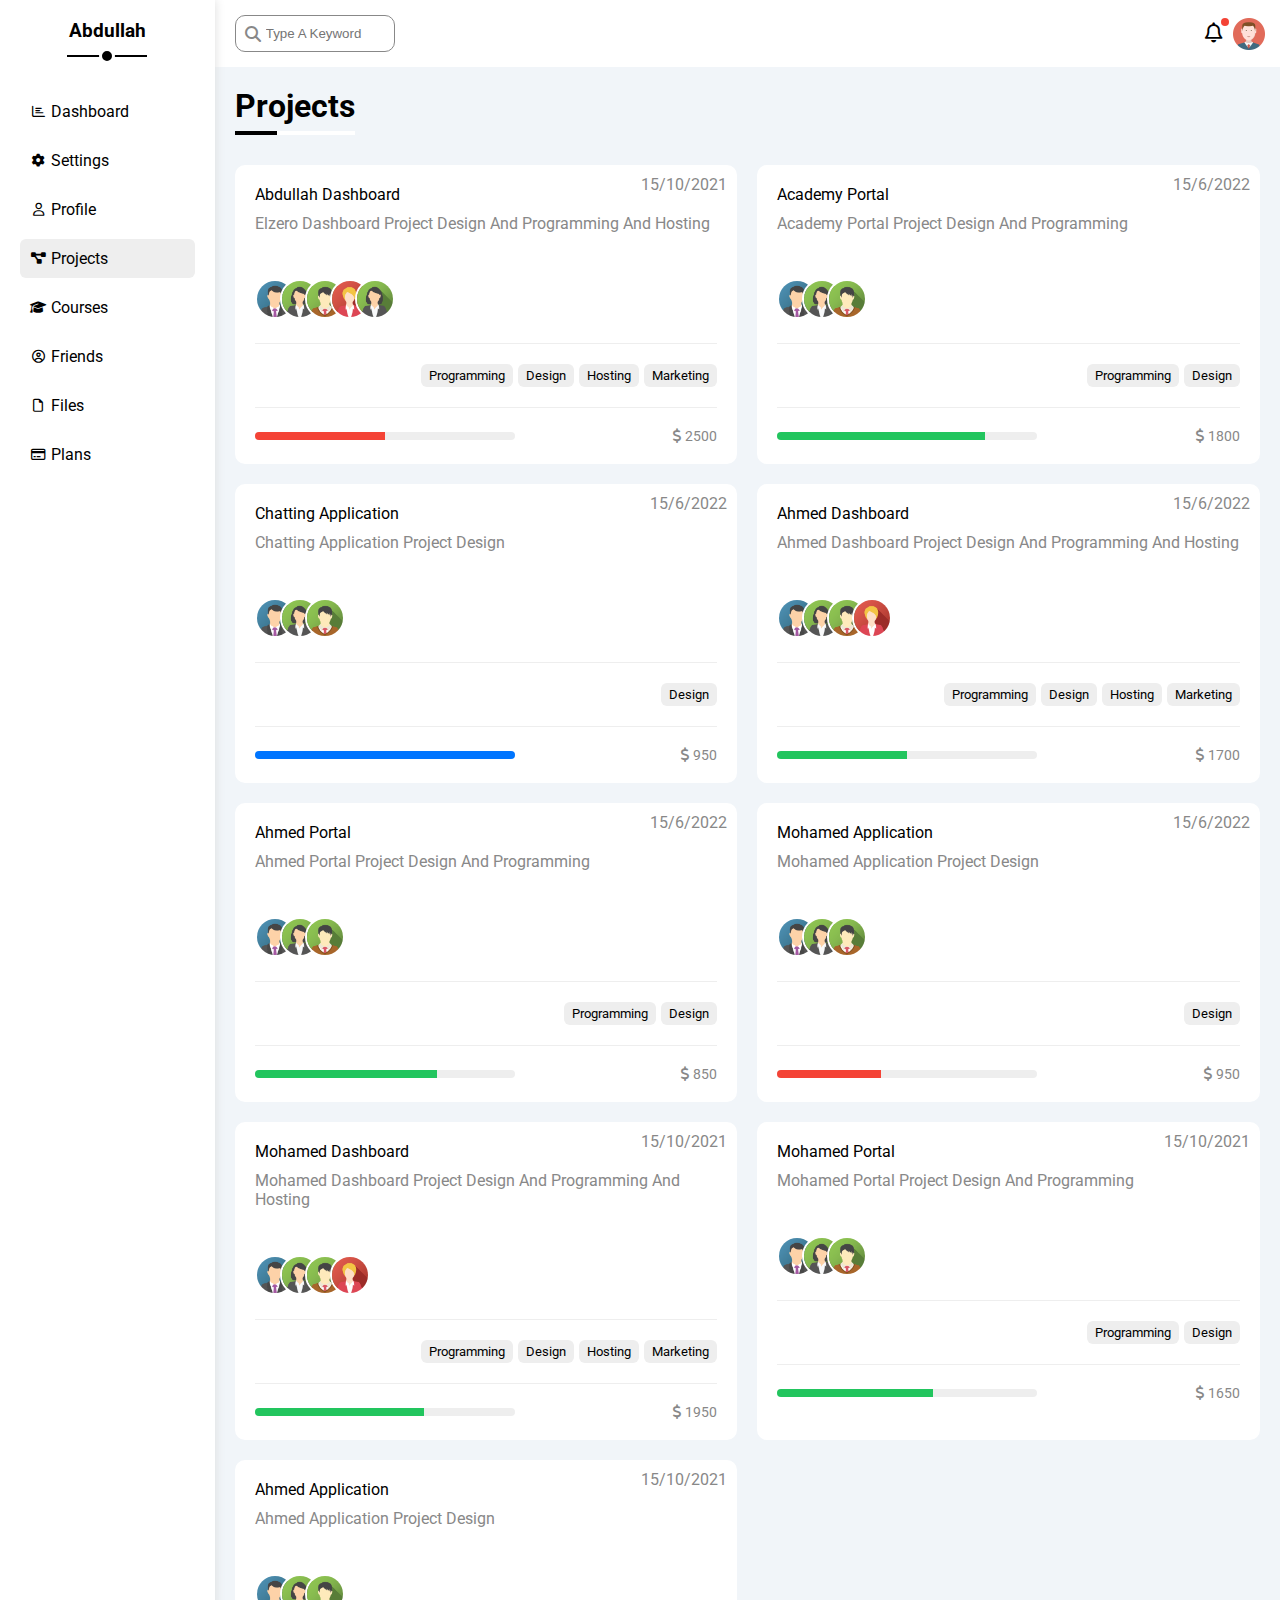
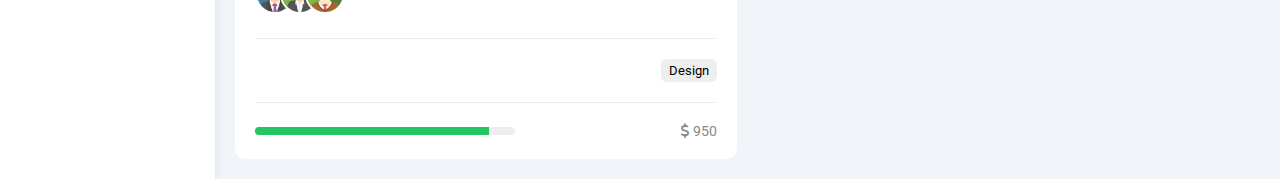
<file: projects.html>
<!DOCTYPE html>
<html lang="en">
  <head>
    <meta charset="UTF-8" />
    <meta http-equiv="X-UA-Compatible" content="IE=edge" />
    <meta name="viewport" content="width=device-width, initial-scale=1.0" />
    <title>Projects</title>
    <!-- Font Awesome CSS File -->
    <link rel="stylesheet" href="css/all.min.css" />
    <!-- Framework CSS File -->
    <link rel="stylesheet" href="css/framework.css" />
    <!-- Main CSS File -->
    <link rel="stylesheet" href="css/dash.css" />
    <!-- Google Fonts -->
    <link rel="preconnect" href="https://fonts.googleapis.com" />
    <link rel="preconnect" href="https://fonts.gstatic.com" crossorigin />
    <link
      href="https://fonts.googleapis.com/css2?family=Roboto:ital,wght@0,300;0,400;0,500;0,700;0,900;1,400&display=swap"
      rel="stylesheet"
    />
  </head>
  <body>
    <div class="page d-flex">
      <!-- Start Sidebar -->
      <div class="sidebar d-flex p-20 bg-white p-relative">
        <h3 class="name txt-c p-relative">Abdullah</h3>
        <ul class="links">
          <li>
            <a
              class="items-center mb-10 rad-6 p-10 txt-c c-black"
              href="index.html"
            >
              <i class="fa-regular fa-chart-bar fa-fw f-13 mr-5"></i>
              <span>Dashboard</span></a
            >
          </li>
          <li>
            <a
              class="items-center mb-10 rad-6 p-10 txt-c c-black"
              href="setting.html"
            >
              <i class="fa-solid fa-gear fa-fw f-13 mr-5"></i>
              <span>Settings</span>
            </a>
          </li>
          <li>
            <a
              class="items-center mb-10 rad-6 p-10 txt-c c-black"
              href="profile.html"
            >
              <i class="fa-regular fa-user fa-fw f-13 mr-5"></i>
              <span>Profile</span>
            </a>
          </li>
          <li>
            <a
              class="active items-center mb-10 rad-6 p-10 txt-c c-black"
              href="projects.html"
            >
              <i class="fa-solid fa-diagram-project fa-fw f-13 mr-5"></i>
              <span>Projects</span>
            </a>
          </li>
          <li>
            <a
              class="items-center mb-10 rad-6 p-10 txt-c c-black"
              href="courses.html"
            >
              <i class="fa-solid fa-graduation-cap fa-fw f-13 mr-5"></i>
              <span>Courses</span></a
            >
          </li>
          <li>
            <a
              class="items-center mb-10 rad-6 p-10 txt-c c-black"
              href="friends.html"
            >
              <i class="fa-regular fa-circle-user fa-fw f-13 mr-5"></i>
              <span>Friends</span>
            </a>
          </li>
          <li>
            <a class="d-flex mb-10 rad-6 p-10 txt-c c-black" href="files.html">
              <i class="fa-regular fa-file fa-fw f-13 mr-5"></i>
              <span>Files</span>
            </a>
          </li>
          <li>
            <a class="d-flex mb-10 rad-6 p-10 txt-c c-black" href="plans.html">
              <i class="fa-regular fa-credit-card fa-fw f-13 mr-5"></i>
              <span>Plans</span>
            </a>
          </li>
        </ul>
      </div>
      <!-- End Sidebar -->
      <div class="content w-full">
        <!-- Start Header -->
        <div class="head bg-white p-15 flex-between">
          <div class="search p-relative">
            <input
              class="p-10 rad-10"
              type="search"
              placeholder="Type A Keyword"
            />
          </div>
          <div class="avatar items-center">
            <span class="notification p-relative mr-10"
              ><i class="fa-regular fa-bell"></i
            ></span>
            <img class="image" src="imgs/avatar.png" alt="" />
          </div>
        </div>
        <!-- End Header -->
        <h1 class="d-block w-fit p-relative">Projects</h1>
        <div class="project-page d-grid gap-20 m-20">
          <!-- Start Box One -->
          <div class="project bg-white p-20 rad-10 p-relative">
            <span class="date fs-13 c-gray p-absolute">15/10/2021</span>
            <h4>Abdullah Dashboard</h4>
            <p class="c-gray mt-10 mb-10 fs-14">
              Elzero Dashboard Project Design And Programming And Hosting
            </p>
            <div class="team p-relative">
              <a href="#"><img src="imgs/team-01.png" alt="" /></a>
              <a href="#"><img src="imgs/team-02.png" alt="" /></a>
              <a href="#"><img src="imgs/team-03.png" alt="" /></a>
              <a href="#"><img src="imgs/team-05.png" alt="" /></a>
              <a href="#"><img src="imgs/team-02.png" alt="" /></a>
            </div>
            <div class="used d-flex txt-c-mobile">
              <span class="bg-eee rad-6 f-13">Programming</span>
              <span class="bg-eee rad-6 f-13"> Design</span>
              <span class="bg-eee rad-6 f-13">Hosting</span>
              <span class="bg-eee rad-6 f-13">Marketing </span>
            </div>
            <div class="info flex-between mt-20 pt-20">
              <div class="prog bg-eee p-relative rad-6">
                <span class="bg-red p-absolute" style="width: 50%"></span>
              </div>
              <div class="f-14 c-gray">
                <i class="fa-solid fa-dollar-sign"></i>
                2500
              </div>
            </div>
          </div>
          <!-- End Box One -->

          <!-- Start Box Two -->
          <div class="project bg-white p-20 rad-10 p-relative">
            <span class="date fs-13 c-gray p-absolute">15/6/2022</span>
            <h4>Academy Portal</h4>
            <p class="c-gray mt-10 mb-10 fs-14">
              Academy Portal Project Design And Programming
            </p>
            <div class="team p-relative">
              <a href="#"><img src="imgs/team-01.png" alt="" /></a>
              <a href="#"><img src="imgs/team-02.png" alt="" /></a>
              <a href="#"><img src="imgs/team-03.png" alt="" /></a>
            </div>
            <div class="used d-flex txt-c-mobile">
              <span class="bg-eee rad-6 f-13">Programming</span>
              <span class="bg-eee rad-6 f-13"> Design</span>
            </div>
            <div class="info flex-between mt-20 pt-20">
              <div class="prog bg-eee p-relative rad-6">
                <span class="bg-green p-absolute" style="width: 80%"></span>
              </div>
              <div class="f-14 c-gray">
                <i class="fa-solid fa-dollar-sign"></i>
                1800
              </div>
            </div>
          </div>
          <!-- End Box Two -->

          <!-- Start Box Three -->
          <div class="project bg-white p-20 rad-10 p-relative">
            <span class="date fs-13 c-gray p-absolute">15/6/2022</span>
            <h4>Chatting Application</h4>
            <p class="c-gray mt-10 mb-10 fs-14">
              Chatting Application Project Design
            </p>
            <div class="team p-relative">
              <a href="#"><img src="imgs/team-01.png" alt="" /></a>
              <a href="#"><img src="imgs/team-02.png" alt="" /></a>
              <a href="#"><img src="imgs/team-03.png" alt="" /></a>
            </div>
            <div class="used d-flex txt-c-mobile">
              <span class="bg-eee rad-6 f-13"> Design</span>
            </div>
            <div class="info flex-between mt-20 pt-20">
              <div class="prog bg-eee p-relative rad-6">
                <span class="bg-blue p-absolute" style="width: 100%"></span>
              </div>
              <div class="f-14 c-gray">
                <i class="fa-solid fa-dollar-sign"></i>
                950
              </div>
            </div>
          </div>
          <!-- End Box Three -->

          <!-- Start Box Four -->
          <div class="project bg-white p-20 rad-10 p-relative">
            <span class="date fs-13 c-gray p-absolute">15/6/2022 </span>
            <h4>Ahmed Dashboard</h4>
            <p class="c-gray mt-10 mb-10 fs-14">
              Ahmed Dashboard Project Design And Programming And Hosting
            </p>
            <div class="team p-relative">
              <a href="#"><img src="imgs/team-01.png" alt="" /></a>
              <a href="#"><img src="imgs/team-02.png" alt="" /></a>
              <a href="#"><img src="imgs/team-03.png" alt="" /></a>
              <a href="#"><img src="imgs/team-05.png" alt="" /></a>
            </div>
            <div class="used d-flex txt-c-mobile">
              <span class="bg-eee rad-6 f-13">Programming</span>
              <span class="bg-eee rad-6 f-13"> Design</span>
              <span class="bg-eee rad-6 f-13">Hosting</span>
              <span class="bg-eee rad-6 f-13">Marketing </span>
            </div>
            <div class="info flex-between mt-20 pt-20">
              <div class="prog bg-eee p-relative rad-6">
                <span class="bg-green p-absolute" style="width: 50%"></span>
              </div>
              <div class="f-14 c-gray">
                <i class="fa-solid fa-dollar-sign"></i>
                1700
              </div>
            </div>
          </div>
          <!-- End Box Four -->

          <!-- Start Box Five -->
          <div class="project bg-white p-20 rad-10 p-relative">
            <span class="date fs-13 c-gray p-absolute">15/6/2022 </span>
            <h4>Ahmed Portal</h4>
            <p class="c-gray mt-10 mb-10 fs-14">
              Ahmed Portal Project Design And Programming
            </p>
            <div class="team p-relative">
              <a href="#"><img src="imgs/team-01.png" alt="" /></a>
              <a href="#"><img src="imgs/team-02.png" alt="" /></a>
              <a href="#"><img src="imgs/team-03.png" alt="" /></a>
            </div>
            <div class="used d-flex txt-c-mobile">
              <span class="bg-eee rad-6 f-13">Programming</span>
              <span class="bg-eee rad-6 f-13"> Design</span>
            </div>
            <div class="info flex-between mt-20 pt-20">
              <div class="prog bg-eee p-relative rad-6">
                <span class="bg-green p-absolute" style="width: 70%"></span>
              </div>
              <div class="f-14 c-gray">
                <i class="fa-solid fa-dollar-sign"></i>
                850
              </div>
            </div>
          </div>
          <!-- End Box Five -->

          <!-- Start Box Six -->
          <div class="project bg-white p-20 rad-10 p-relative">
            <span class="date fs-13 c-gray p-absolute">15/6/2022 </span>
            <h4>Mohamed Application</h4>
            <p class="c-gray mt-10 mb-10 fs-14">
              Mohamed Application Project Design
            </p>
            <div class="team p-relative">
              <a href="#"><img src="imgs/team-01.png" alt="" /></a>
              <a href="#"><img src="imgs/team-02.png" alt="" /></a>
              <a href="#"><img src="imgs/team-03.png" alt="" /></a>
            </div>
            <div class="used d-flex txt-c-mobile">
              <span class="bg-eee rad-6 f-13"> Design</span>
            </div>
            <div class="info flex-between mt-20 pt-20">
              <div class="prog bg-eee p-relative rad-6">
                <span class="bg-red p-absolute" style="width: 40%"></span>
              </div>
              <div class="f-14 c-gray">
                <i class="fa-solid fa-dollar-sign"></i>
                950
              </div>
            </div>
          </div>
          <!-- End Box Six -->

          <!-- Start Box Seven -->
          <div class="project bg-white p-20 rad-10 p-relative">
            <span class="date fs-13 c-gray p-absolute">15/10/2021</span>
            <h4>Mohamed Dashboard</h4>
            <p class="c-gray mt-10 mb-10 fs-14">
              Mohamed Dashboard Project Design And Programming And Hosting
            </p>
            <div class="team p-relative">
              <a href="#"><img src="imgs/team-01.png" alt="" /></a>
              <a href="#"><img src="imgs/team-02.png" alt="" /></a>
              <a href="#"><img src="imgs/team-03.png" alt="" /></a>
              <a href="#"><img src="imgs/team-05.png" alt="" /></a>
            </div>
            <div class="used d-flex txt-c-mobile">
              <span class="bg-eee rad-6 f-13">Programming</span>
              <span class="bg-eee rad-6 f-13"> Design</span>
              <span class="bg-eee rad-6 f-13">Hosting</span>
              <span class="bg-eee rad-6 f-13">Marketing </span>
            </div>
            <div class="info flex-between mt-20 pt-20">
              <div class="prog bg-eee p-relative rad-6">
                <span class="bg-green p-absolute" style="width: 65%"></span>
              </div>
              <div class="f-14 c-gray">
                <i class="fa-solid fa-dollar-sign"></i>
                1950
              </div>
            </div>
          </div>
          <!-- End Box Seven -->

          <!-- Start Box Eight -->
          <div class="project bg-white p-20 rad-10 p-relative">
            <span class="date fs-13 c-gray p-absolute">15/10/2021</span>
            <h4>Mohamed Portal</h4>
            <p class="c-gray mt-10 mb-10 fs-14">
              Mohamed Portal Project Design And Programming
            </p>
            <div class="team p-relative">
              <a href="#"><img src="imgs/team-01.png" alt="" /></a>
              <a href="#"><img src="imgs/team-02.png" alt="" /></a>
              <a href="#"><img src="imgs/team-03.png" alt="" /></a>
            </div>
            <div class="used d-flex txt-c-mobile">
              <span class="bg-eee rad-6 f-13">Programming</span>
              <span class="bg-eee rad-6 f-13"> Design</span>
            </div>
            <div class="info flex-between mt-20 pt-20">
              <div class="prog bg-eee p-relative rad-6">
                <span class="bg-green p-absolute" style="width: 60%"></span>
              </div>
              <div class="f-14 c-gray">
                <i class="fa-solid fa-dollar-sign"></i>
                1650
              </div>
            </div>
          </div>
          <!-- End Box Eight -->

          <!-- Start Box Nine -->
          <div class="project bg-white p-20 rad-10 p-relative">
            <span class="date fs-13 c-gray p-absolute">15/10/2021</span>
            <h4>Ahmed Application</h4>
            <p class="c-gray mt-10 mb-10 fs-14">
              Ahmed Application Project Design
            </p>
            <div class="team p-relative">
              <a href="#"><img src="imgs/team-01.png" alt="" /></a>
              <a href="#"><img src="imgs/team-02.png" alt="" /></a>
              <a href="#"><img src="imgs/team-03.png" alt="" /></a>
            </div>
            <div class="used d-flex txt-c-mobile">
              <span class="bg-eee rad-6 f-13"> Design</span>
            </div>
            <div class="info flex-between mt-20 pt-20">
              <div class="prog bg-eee p-relative rad-6">
                <span class="bg-green p-absolute" style="width: 90%"></span>
              </div>
              <div class="f-14 c-gray">
                <i class="fa-solid fa-dollar-sign"></i>
                950
              </div>
            </div>
          </div>
          <!-- End Box Nine -->
        </div>
      </div>
    </div>
  </body>
</html>
</file>
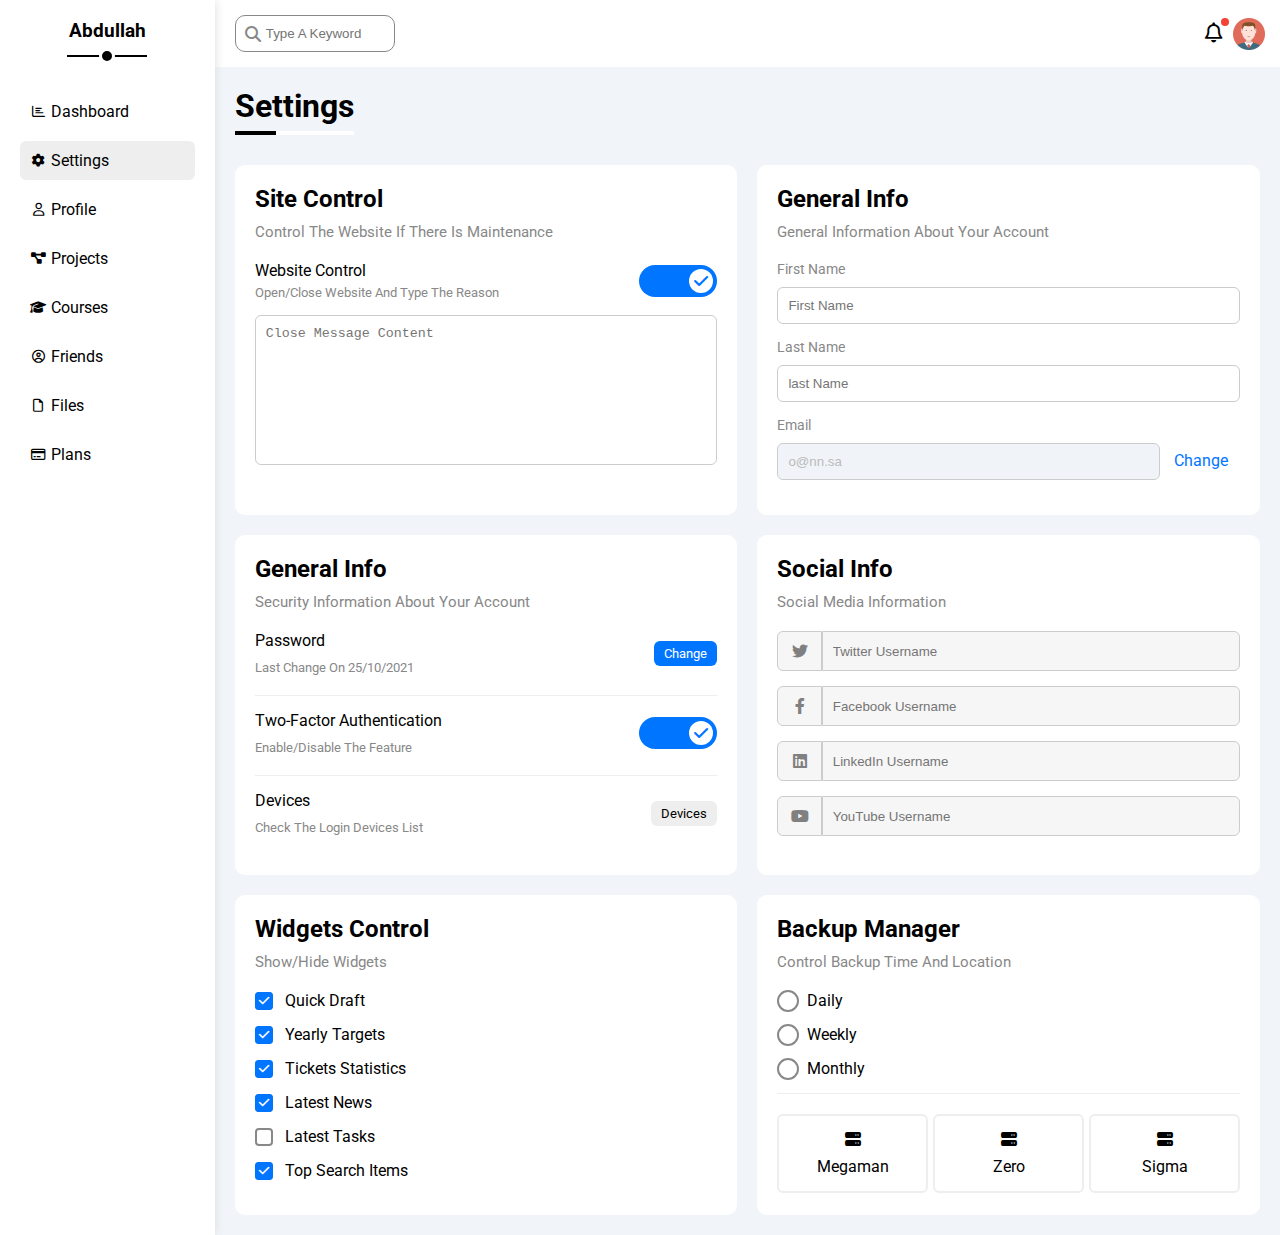
<file: setting.html>
<!DOCTYPE html>
<html lang="en">
  <head>
    <meta charset="UTF-8" />
    <meta http-equiv="X-UA-Compatible" content="IE=edge" />
    <meta name="viewport" content="width=device-width, initial-scale=1.0" />
    <title>Settings</title>
    <!-- Font Awesome CSS File -->
    <link rel="stylesheet" href="css/all.min.css" />
    <!-- Framework CSS File -->
    <link rel="stylesheet" href="css/framework.css" />
    <!-- Main CSS File -->
    <link rel="stylesheet" href="css/dash.css" />
    <!-- Google Fonts -->
    <link rel="preconnect" href="https://fonts.googleapis.com" />
    <link rel="preconnect" href="https://fonts.gstatic.com" crossorigin />
    <link
      href="https://fonts.googleapis.com/css2?family=Roboto:ital,wght@0,300;0,400;0,500;0,700;0,900;1,400&display=swap"
      rel="stylesheet"
    />
  </head>
  <body>
    <div class="page d-flex">
      <!-- Start Sidebar -->
      <div class="sidebar d-flex p-20 bg-white p-relative">
        <h3 class="name txt-c p-relative">Abdullah</h3>
        <ul class="links">
          <li>
            <a
              class="items-center mb-10 rad-6 p-10 txt-c c-black"
              href="index.html"
            >
              <i class="fa-regular fa-chart-bar fa-fw f-13 mr-5"></i>
              <span>Dashboard</span></a
            >
          </li>
          <li>
            <a
              class="active items-center mb-10 rad-6 p-10 txt-c c-black"
              href="setting.html"
            >
              <i class="fa-solid fa-gear fa-fw f-13 mr-5"></i>
              <span>Settings</span>
            </a>
          </li>
          <li>
            <a
              class="items-center mb-10 rad-6 p-10 txt-c c-black"
              href="profile.html"
            >
              <i class="fa-regular fa-user fa-fw f-13 mr-5"></i>
              <span>Profile</span>
            </a>
          </li>
          <li>
            <a
              class="items-center mb-10 rad-6 p-10 txt-c c-black"
              href="projects.html"
            >
              <i class="fa-solid fa-diagram-project fa-fw f-13 mr-5"></i>
              <span>Projects</span>
            </a>
          </li>
          <li>
            <a
              class="items-center mb-10 rad-6 p-10 txt-c c-black"
              href="courses.html"
            >
              <i class="fa-solid fa-graduation-cap fa-fw f-13 mr-5"></i>
              <span>Courses</span></a
            >
          </li>
          <li>
            <a
              class="items-center mb-10 rad-6 p-10 txt-c c-black"
              href="friends.html"
            >
              <i class="fa-regular fa-circle-user fa-fw f-13 mr-5"></i>
              <span>Friends</span>
            </a>
          </li>
          <li>
            <a class="d-flex mb-10 rad-6 p-10 txt-c c-black" href="files.html">
              <i class="fa-regular fa-file fa-fw f-13 mr-5"></i>
              <span>Files</span>
            </a>
          </li>
          <li>
            <a class="d-flex mb-10 rad-6 p-10 txt-c c-black" href="plans.html">
              <i class="fa-regular fa-credit-card fa-fw f-13 mr-5"></i>
              <span>Plans</span>
            </a>
          </li>
        </ul>
      </div>
      <!-- End Sidebar -->
      <div class="content w-full">
        <!-- Start Header -->
        <div class="head bg-white p-15 flex-between">
          <div class="search p-relative">
            <input
              class="p-10 rad-10"
              type="search"
              placeholder="Type A Keyword"
            />
          </div>
          <div class="avatar items-center">
            <span class="notification p-relative mr-10"
              ><i class="fa-regular fa-bell"></i
            ></span>
            <img class="image" src="imgs/avatar.png" alt="" />
          </div>
        </div>
        <!-- End Header -->
        <h1 class="d-block w-fit p-relative">Settings</h1>

        <div class="setting-page d-grid gap-20">
          <!-- Start Site Control -->
          <div class="control bg-white rad-10 p-20">
            <h2 class="mt-0 mb-10">Site Control</h2>
            <p class="c-gray f-15 mt-0 mb-20">
              Control The Website If There Is Maintenance
            </p>
            <div class="mb-15 flex-between">
              <div>
                <span>Website Control</span>
                <p class="c-gray mt-5 mb-0 f-13">
                  Open/Close Website And Type The Reason
                </p>
              </div>
              <div>
                <label>
                  <input class="toggle-checkbox" type="checkbox" checked />
                  <div class="toggle-switch bg-eee p-relative"></div>
                </label>
              </div>
            </div>
            <textarea
              class="p-10 rad-6 d-block w-full"
              placeholder="Close Message Content"
            ></textarea>
          </div>
          <!-- End Site Control -->

          <!-- Start General Info -->
          <div class="general-info bg-white rad-10 p-20">
            <h2 class="mt-0 mb-10">General Info</h2>
            <p class="c-gray f-15 mt-0 mb-20">
              General Information About Your Account
            </p>
            <div class="mb-15">
              <label class="f-14 d-block mb-10 c-gray" for="first">
                First Name
              </label>
              <input
                class="p-10 border-ccc w-full d-block rad-6"
                type="text"
                placeholder="First Name"
                id="first"
              />
            </div>
            <div class="mb-15">
              <label class="f-14 d-block mb-10 c-gray" for="last">
                Last Name
              </label>
              <input
                class="p-10 border-ccc w-full d-block rad-6"
                type="text"
                placeholder="last Name"
                id="last"
              />
            </div>
            <div class="mb-15">
              <label class="f-14 d-block mb-10 c-gray" for="mail">
                Email
              </label>
              <input
                class="mail p-10 border-ccc w-full rad-6"
                type="mail"
                value="o@nn.sa"
                id="mail"
                disabled
              />
              <a class="c-blue ml-10" href="#">Change</a>
            </div>
          </div>
          <!-- End General Info -->

          <!-- Start Security Info -->
          <div class="security bg-white rad-10 p-20">
            <h2 class="mt-0 mb-10">General Info</h2>
            <p class="c-gray f-15 mt-0 mb-20">
              Security Information About Your Account
            </p>
            <div class="row mb-15 pb-20 bb-eee flex-between">
              <div>
                <span>Password</span>
                <p class="c-gray f-13 mt-10">Last Change On 25/10/2021</p>
              </div>
              <a class="btn-shape bg-blue f-14 c-white" href="#">Change</a>
            </div>
            <div class="row mb-15 pb-20 bb-eee flex-between">
              <div>
                <span>Two-Factor Authentication</span>
                <p class="c-gray f-13 mt-10">Enable/Disable The Feature</p>
              </div>
              <div>
                <label>
                  <input class="toggle-checkbox" type="checkbox" checked />
                  <div class="toggle-switch bg-eee p-relative"></div>
                </label>
              </div>
            </div>
            <div class="row pb-20 flex-between">
              <div>
                <span>Devices</span>
                <p class="c-gray f-13 mt-10">Check The Login Devices List</p>
              </div>
              <a class="btn-shape bg-eee f-16 c-black" href="#">Devices</a>
            </div>
          </div>
          <!-- End Security Info -->

          <!-- Start Social Info -->
          <div class="social bg-white rad-10 p-20">
            <h2 class="mt-0 mb-10">Social Info</h2>
            <p class="c-gray f-15 mt-0 mb-20">Social Media Information</p>
            <div class="row items-center mb-15">
              <i class="fa-brands fa-twitter flex-center c-grey"></i>
              <input
                class="w-full"
                type="text"
                placeholder="Twitter Username"
              />
            </div>
            <div class="row items-center mb-15">
              <i class="fa-brands fa-facebook-f flex-center c-grey"></i>
              <input
                class="w-full"
                type="text"
                placeholder="Facebook Username"
              />
            </div>
            <div class="row items-center mb-15">
              <i class="fa-brands fa-linkedin flex-center c-grey"></i>
              <input
                class="w-full"
                type="text"
                placeholder="LinkedIn Username"
              />
            </div>
            <div class="row items-center">
              <i class="fa-brands fa-youtube flex-center c-grey"></i>
              <input
                class="w-full"
                type="text"
                placeholder="YouTube Username"
              />
            </div>
          </div>
          <!-- End Social Info -->

          <!-- Start Widgets Control -->
          <div class="widgets-control bg-white rad-10 p-20">
            <h2 class="mt-0 mb-10">Widgets Control</h2>
            <p class="c-gray f-15 mt-0 mb-20">Show/Hide Widgets</p>
            <div class="control items-center mb-15">
              <input type="checkbox" id="one" checked />
              <label for="one">Quick Draft</label>
            </div>
            <div class="control items-center mb-15">
              <input type="checkbox" id="two" checked />
              <label for="two">Yearly Targets</label>
            </div>
            <div class="control items-center mb-15">
              <input type="checkbox" id="three" checked />
              <label for="three">Tickets Statistics</label>
            </div>
            <div class="control items-center mb-15">
              <input type="checkbox" id="four" checked />
              <label for="four">Latest News</label>
            </div>
            <div class="control items-center mb-15">
              <input type="checkbox" id="five" />
              <label for="five">Latest Tasks</label>
            </div>
            <div class="control items-center mb-15">
              <input type="checkbox" id="six" checked />
              <label for="six">Top Search Items</label>
            </div>
          </div>
          <!-- End Widgets Control -->

          <!-- Start Backup Manager -->
          <div class="backup-manager bg-white rad-10 p-20">
            <h2 class="mt-0 mb-10">Backup Manager</h2>
            <p class="c-gray f-15 mt-0 mb-20">
              Control Backup Time And Location
            </p>
            <div class="date items-center mb-15">
              <input type="radio" name="time" id="daily" />
              <label for="daily">Daily</label>
            </div>
            <div class="date items-center mb-15">
              <input type="radio" name="time" id="weekly" />
              <label for="weekly">Weekly</label>
            </div>
            <div class="date items-center mb-15">
              <input type="radio" name="time" id="monthly" />
              <label for="monthly">Monthly</label>
            </div>
            <div class="servers items-center txt-c pt-20">
              <input type="radio" name="servers" id="server-one" />
              <div class="server rad-6 w-full">
                <label class="d-block m-15" for="server-one">
                  <i class="fa-solid fa-server d-block mb-10"></i>
                  Megaman
                </label>
              </div>
              <input type="radio" name="servers" id="server-two" />
              <div class="server rad-6 w-full">
                <label class="d-block m-15" for="server-two">
                  <i class="fa-solid fa-server d-block mb-10"></i>
                  Zero
                </label>
              </div>
              <input type="radio" name="servers" id="server-three" />
              <div class="server rad-6 w-full">
                <label class="d-block m-15" for="server-three">
                  <i class="fa-solid fa-server d-block mb-10"></i>
                  Sigma
                </label>
              </div>
            </div>
          </div>
          <!-- End Backup Manager -->
        </div>
      </div>
    </div>
  </body>
</html>
</file>
<file: css/framework.css>
/* Start Variabls */
:root {
  --bg-color: #f1f5f9;
  --gray-color: #eee;
  --red-color: #f44336;
  --blue-color: #0075ff;
  --blue-alt-color: #0d69d5;
  --orange-color: #f59e0b;
  --green-color: #22c55e;
  --op-blue: rgb(0 117 255 / 20%);
  --op-orange: rgb(245 158 11 / 20%);
  --op-green: rgb(34 197 94 / 20%);
}
/* End Variabls */

/* Start Positions */
.p-relative {
  position: relative;
}
.p-absolute {
  position: absolute;
}
/* End Positions */

/* Start Text */
.txt-c {
  text-align: center;
}
.f-13 {
  font-size: 13px;
}
.f-14 {
  font-size: 14px;
}
.f-15 {
  font-size: 15px;
}
.f-16 {
  font-size: 16px;
}
.fw-bold {
  font-weight: bold;
}
/* End Text */

/* Start Colors */
.bg-eee {
  background-color: #eee;
}
.bg-white {
  background-color: white;
}
.c-black {
  color: black;
}
.c-white {
  color: white;
}
.c-gray {
  color: var(--gray-color);
}
/* End Colors */

/* Start Display */
.d-flex {
  display: flex;
}
.d-grid {
  display: grid;
}
.f-1 {
  flex: 1;
}
.f-wrap {
  flex-wrap: wrap;
}
.gap-10 {
  gap: 10px;
}
.gap-20 {
  gap: 20px;
}
.space-between {
  justify-content: space-between;
}
.items-center {
  display: flex;
  align-items: center;
}
.flex-center {
  display: flex;
  align-items: center;
  justify-content: center;
}
.flex-between {
  display: flex;
  align-items: center;
  justify-content: space-between;
}
.d-block {
  display: block;
}
/* End Display */

/* Start padding & Margin */
.b-none {
  border: none;
}
.border-ccc {
  border: 1px solid #ccc;
}
.border-eee {
  border: 1px solid #ccc;
}
.bb-eee {
  border-bottom: 1px solid #eee;
}
.cursor-p {
  cursor: pointer;
}
.btn-shape {
  font-size: 13px;
  padding: 5px 10px;
  border-radius: 6px;
}
.p-10 {
  padding: 10px;
}
.p-15 {
  padding: 15px;
}
.p-20 {
  padding: 20px;
}
.pt-10 {
  padding-top: 10px;
}
.pr-10 {
  padding-right: 10px;
}
.pb-10 {
  padding-bottom: 10px;
}
.pt-15 {
  padding-top: 15px;
}
.pb-15 {
  padding-bottom: 15px;
}
.pl-15 {
  padding-left: 15px;
}
.pt-20 {
  padding-top: 20px;
}
.pb-20 {
  padding-bottom: 20px;
}
.pl-20 {
  padding-left: 20px;
}
.pl-10 {
  padding-left: 10px;
}

.m-0 {
  margin: 0;
}
.m-5 {
  margin: 5px;
}
.mt-5 {
  margin-top: 5px;
}
.m-10 {
  margin: 10px;
}
.mt-0 {
  margin-top: 0;
}
.mt-10 {
  margin-top: 10px;
}
.mr-5 {
  margin-right: 5px;
}
.mr-10 {
  margin-right: 10px;
}
.mb-10 {
  margin-bottom: 10px;
}
.ml-10 {
  margin-left: 10px;
}
.m-15 {
  margin: 15px;
}
.mt-15 {
  margin-top: 15px;
}
.mr-15 {
  margin-right: 15px;
}
.mb-15 {
  margin-bottom: 15px;
}
.ml-15 {
  margin-left: 15px;
}
.m-20 {
  margin: 20px;
}
.mt-20 {
  margin-top: 20px;
}
.mr-20 {
  margin-right: 20px;
}
.mb-20 {
  margin-bottom: 20px;
}
.ml-20 {
  margin-left: 20px;
}

/* End padding & Margin */

/* Start Border */
.b-none {
  border: none;
}
.rad-6 {
  border-radius: 6px;
}
.rad-10 {
  border-radius: 10px;
}
.rad-50 {
  border-radius: 50%;
}
/* End Border */
/* Start Width & Hieght */
.w-100 {
  width: 100px;
}
.w-full {
  width: 100%;
}
.w-fit {
  width: fit-content;
}
.h-100 {
  height: 100px;
}
.h-full {
  height: 100%;
}
.h-fit {
  height: fit-content;
}
/* End Width & Hieght */
/* Start Media */
@media (max-width: 767px) {
  .block-mobile {
    display: block;
  }
  .hide-mobile {
    display: none;
  }
  .txt-c-mobile {
    text-align: center;
  }
}
/* End Media */
</file>
<file: css/dash.css>
/* Start Variabls */
:root {
  --bg-color: #f1f5f9;
  --hover-color: #eee;
  --gray-color: #888;
  --red-color: #f44336;
  --blue-color: #0075ff;
  --blue-alt-color: #0d69d5;
  --orange-color: #f59e0b;
  --green-color: #22c55e;
  --op-blue: rgb(0 117 255 / 20%);
  --op-orange: rgb(245 158 11 / 20%);
  --op-green: rgb(34 197 94 / 20%);
  --op-red: rgb(244 67 54 / 20%);
}
/* End Variabls */

* {
  margin: 0;
  padding: 0;
  box-sizing: border-box;
  -webkit-box-sizing: border-box;
}

:focus {
  outline: none;
}

ul {
  list-style: none;
  padding: 0;
}
a {
  text-decoration: none;
}
::-webkit-scrollbar {
  width: 15px;
}
::-webkit-scrollbar-track {
  background-color: white;
}
::-webkit-scrollbar-thumb {
  background-color: var(--blue-color);
}
::-webkit-scrollbar-thumb:hover {
  background-color: var(--blue-alt-color);
}

/* Start Componants */

.c-blue {
  color: var(--blue-color);
}
.c-green {
  color: var(--green-color);
}
.c-orange {
  color: var(--orange-color);
}
.c-red {
  color: var(--red-color);
}
.bg-blue {
  background-color: var(--blue-color);
}
.bg-green {
  background-color: var(--green-color);
}
.bg-orange {
  background-color: var(--orange-color);
}
.bg-red {
  background-color: var(--red-color);
}
/* End Componants */

/* Start Global */
body {
  font-family: "Roboto", sans-serif;
  background-color: var(--bg-color);
}

html {
  scroll-behavior: smooth;
}
/* End Global */

/* Start Sidebar */
.sidebar {
  width: 250px;
  min-height: 100vh;
  flex-direction: column;
  box-shadow: 0 0 10px #ddd;
}
.sidebar > h3 {
  margin-bottom: 50px;
}
.sidebar > h3::before,
.sidebar > h3::after {
  content: "";
  position: absolute;
  background-color: black;
  left: 50%;
  transform: translateX(-50%);
}
.sidebar > h3::before {
  bottom: -15px;
  height: 2px;
  width: 80px;
}
.sidebar > h3::after {
  bottom: -22px;
  width: 10px;
  height: 10px;
  border: 3px solid white;
  border-radius: 50%;
}

.sidebar ul li a {
  transition: 0.3s;
  align-items: center;
}
.sidebar ul li .active,
.sidebar ul li a:hover {
  background-color: var(--hover-color);
}
@media (max-width: 767px) {
  .sidebar > h3 {
    font-size: 13px;
    margin-bottom: 25px;
  }
  .sidebar > h3::before,
  .sidebar > h3::after {
    display: none;
  }
  .sidebar {
    width: 60px;
    padding: 10px 5px;
    align-items: center;
  }
  .sidebar ul li a span {
    display: none;
  }
}
/* End Sidebar */
/* Start Content */
.content {
  overflow: hidden;
}
.head input {
  border: 1px solid var(--gray-color);
  width: 160px;
  margin-left: 5px;
  padding-left: 30px;
  transition: 0.3s;
}
.head .search::before {
  font-family: "Font Awesome 6 Free";
  content: "\f002";
  font-weight: 900;
  position: absolute;
  left: 15px;
  top: 50%;
  transform: translateY(-50%);
  color: var(--gray-color);
}
.head input:focus {
  width: 200px;
}
.head .avatar span::after {
  content: "";
  position: absolute;
  width: 8px;
  height: 8px;
  background-color: var(--red-color);
  border-radius: 50%;
  top: -5px;
  right: -6px;
}
.head .avatar span i {
  font-size: 1.25rem;
  cursor: pointer;
}
.head .avatar img {
  width: 32px;
  height: 32px;
}
/* End Content */
h1 {
  margin: 20px 20px 40px;
}
h1::before {
  content: "";
  position: absolute;
  width: 100%;
  height: 4px;
  background-color: white;
  bottom: -10px;
}
h1::after {
  content: "";
  position: absolute;
  left: 0;
  bottom: -10px;
  height: 4px;
  width: 35%;
  background-color: black;
}

/* Start Wrapper */
.wrapper {
  grid-template-columns: repeat(auto-fill, minmax(450px, 1fr));
  margin-left: 20px;
  margin-right: 20px;
  margin-bottom: 20px;
}
@media (max-width: 767px) {
  .wrapper {
    grid-template-columns: minmax(200px, 1fr);
  }
}
.welcome {
  overflow: hidden;
}
.welcome .intro {
  background-color: #eee;
}
.welcome .intro img {
  width: 200px;
}
.welcome .avatar {
  width: 62px;
  height: 62px;
  margin-top: -32px;
  border: 2px solid white;
  border-radius: 50%;
  box-shadow: 0 0 5px #ddd;
  padding: 2px;
}
.welcome .body {
  border-top: 1px solid #eee;
  border-bottom: 1px solid #eee;
}
.welcome .body div {
  flex: 1;
}
.welcome .body div span {
  color: var(--gray-color);
}
.welcome a:last-child {
  background-color: var(--blue-color);
  margin: 0 5px 10px auto;
}
@media (max-width: 767px) {
  .welcome {
    text-align: center;
  }
  .welcome .intro {
    padding-bottom: 30px;
  }
  .welcome .body > div:not(:last-child) {
    margin-bottom: 20px;
  }
}

/* Start Quick Draft */
.draft textarea {
  min-height: 180px;
  resize: none;
}
.draft a {
  background-color: var(--blue-color);
  margin: 0 5px 10px auto;
}
/* End Quick Draft */

/* Start Targets */
.targets .icon {
  width: 80px;
  height: 80px;
  margin-right: 15px;
}
.targets .details .progress {
  height: 4px;
}
.targets .money .icon,
.targets .money .progress {
  background-color: var(--op-blue);
}
.targets .project .icon,
.targets .project .progress {
  background-color: var(--op-orange);
}
.targets .team .icon,
.targets .team .progress {
  background-color: var(--op-green);
}
.targets .details .progress > span {
  position: absolute;
  left: 0;
  top: 0;
  height: 100%;
}
.targets .details .progress > span span {
  position: absolute;
  right: -16px;
  bottom: 16px;
  color: white;
  padding: 3px 5px;
  border-radius: 4px;
  font-size: 13px;
}
.targets .details .progress > .money span::after {
  border-top-color: var(--blue-color);
}
.targets .details .progress > .project span::after {
  border-top-color: var(--orange-color);
}
.targets .details .progress > .team span::after {
  border-top-color: var(--green-color);
}
.targets .details .progress > span span::after {
  content: "";
  border-width: 5px;
  border-style: solid;
  border-color: transparent;
  position: absolute;
  bottom: -10px;
  left: 50%;
  transform: translateX(-50%);
}
/* End Targets */

/* Start Tickets */
.tickets .box {
  border: 1px solid #ccc;
  width: calc(50% - 10px);
  position: relative;
  overflow: hidden;
  z-index: 1;
}
.tickets .box::before {
  content: "";
  position: absolute;
  width: 0;
  height: 0;
  left: 50%;
  top: 50%;
  transform: translate(-50%, -50%);
  transition: 0.3s;
  background-color: var(--bg-color);
  z-index: -1;
}
.tickets .box:hover::before {
  width: 100%;
  height: 100%;
}
.tickets .box span {
  font-size: 25px;
}
/* End Tickets */

/* Start Latest News */
.news .row:not(:last-of-type) {
  border-bottom: 1px solid #eee;
}
.news .row img {
  width: 100px;
}
/* End Latest News */

/* Start Latest Tasks */
.tasks .row:not(:last-of-type) {
  border-bottom: 1px solid #eee;
}
.tasks i {
  cursor: pointer;
  transition: 0.3;
}
.tasks i:hover {
  color: var(--red-color);
}
.tasks .done .info {
  text-decoration: line-through;
  opacity: 0.3;
}
.tasks .done i {
  opacity: 0.3;
}
/* End Latest Tasks */

/* Start Latest Uploads */
.uploads .row:not(:last-of-type) {
  border-bottom: 1px solid #eee;
}
.uploads .row img {
  width: 40px;
  height: 40px;
}
/* End Latest Uploads */

/* Start Last Project Progress */
.last-projects ul::before {
  content: "";
  position: absolute;
  left: 10px;
  top: 0;
  width: 2px;
  height: 100%;
  background-color: var(--blue-color);
}
.last-projects ul li.done::before {
  background-color: var(--blue-color);
}
.last-projects ul li::before {
  content: "";
  display: block;
  width: 20px;
  height: 20px;
  border-radius: 50%;
  background-color: white;
  border: 1px solid white;
  outline: 1px solid var(--blue-color);
  margin-right: 15px;
}
.last-projects ul li.current::before {
  animation: lighting 0.5s infinite alternate;
}
.last-projects img {
  position: absolute;
  bottom: 6px;
  right: 5px;
  width: 150px;
  opacity: 0.15;
}
@media (max-width: 767px) {
  .last-projects ul li {
    font-size: 14px;
  }
}
/* End Last Project Progress */

/* Start Reminders */
.reminders ul li > span {
  width: 10px;
  height: 10px;
}
.reminders ul li div.blue {
  border-left-color: var(--blue-color);
}
.reminders ul li div.green {
  border-left-color: var(--green-color);
}
.reminders ul li div.orange {
  border-left-color: var(--orange-color);
}
.reminders ul li div.red {
  border-left-color: var(--red-color);
}
.reminders ul li div {
  border-left: 1px solid;
}
/* End Reminders */

/* Start Last Post */
.last-post .top img {
  width: 50px;
  height: 50px;
}
.last-post .post {
  min-height: 140px;
  border-top: 1px solid #eee;
  border-bottom: 1px solid #eee;
}
.last-post .post p {
  line-height: 1.5;
}
/* End Last Post */

/* Start Social Media */
.social-media .row.op-twitter {
  background-color: rgb(29 161 242 / 20%);
}
.social-media .row.op-twitter i {
  background-color: #1da1f2;
}
.social-media .row.op-twitter span {
  color: #1da1f2;
}
.social-media .row.op-twitter a {
  background-color: #1da1f2;
}
.social-media .row.op-facebook {
  background-color: rgb(24 119 242 / 20%);
}
.social-media .row.op-facebook i {
  background-color: #1877f2;
}
.social-media .row.op-facebook span {
  color: #1877f2;
}
.social-media .row.op-facebook a {
  background-color: #1877f2;
}
.social-media .row.op-youtube {
  background-color: rgb(255 0 0 / 20%);
}
.social-media .row.op-youtube i {
  background-color: #ff0000;
}
.social-media .row.op-youtube span {
  color: #ff0000;
}
.social-media .row.op-youtube a {
  background-color: #ff0000;
}
.social-media .row.op-linkedin {
  background-color: rgb(10 102 194 / 20%);
}
.social-media .row.op-linkedin i {
  background-color: #0a66c2;
}
.social-media .row.op-linkedin span {
  color: #0a66c2;
}
.social-media .row.op-linkedin a {
  background-color: #0a66c2;
}
.social-media .row {
  padding-left: 60px;
}
.social-media .row i {
  left: 0;
  top: 0;
  width: 50px;
  height: 100%;
  transition: 0.3s;
}
.social-media .row i:hover {
  transform: rotate(5deg);
}
.social-media .row a {
  cursor: pointer;
}
/* End Social Media */

/* End Wrapper */

/* Start Table */
.project .responsive-table {
  overflow-x: auto;
}
.project table {
  min-width: 1000px;
  border-spacing: 0;
}
.project table tbody tr {
  transition: 0.3s;
}
.project table tbody tr:hover {
  background-color: #f9f9f9;
}
.project table tbody tr td {
  border-bottom: 1px solid #eee;
  border-left: 1px solid #eee;
}
.project table tbody tr td:last-child {
  border-right: 1px solid #eee;
}
.project table tbody tr td img {
  width: 32px;
  height: 32px;
  border-radius: 50%;
}
.project table tbody tr td img:not(:first-of-type) {
  margin-left: -20px;
}
/* End Table */

/* Start Setting Page */
.setting-page {
  grid-template-columns: repeat(auto-fill, minmax(450px, 1fr));
  margin-left: 20px;
  margin-right: 20px;
  margin-bottom: 20px;
}
@media (max-width: 767px) {
  .setting-page {
    grid-template-columns: minmax(200px, 1fr);
    margin-left: 10px;
    margin-right: 10px;
    gap: 10px;
  }
}
.setting-page :disabled {
  cursor: no-drop;
  background-color: rgb(240, 244, 248);
  color: rgb(187, 187, 187);
}
/* End Setting Page */

/* Start Setting Section */

.toggle-checkbox {
  -webkit-appearance: none;
  appearance: none;
  display: none;
}
.toggle-switch {
  width: 78px;
  height: 32px;
  border-radius: 16px;
  transition: 0.3s;
  cursor: pointer;
}
.toggle-switch::before {
  font-family: "Font Awesome 6 Free";
  content: "\f00d";
  font-weight: 900;
  color: #aaa;
  display: flex;
  align-items: center;
  justify-content: center;
  position: absolute;
  top: 4px;
  left: 4px;
  width: 24px;
  height: 24px;
  background-color: white;
  border-radius: 50%;
  transition: 0.3s;
}
.toggle-checkbox:checked + .toggle-switch {
  background-color: var(--blue-color);
}
.toggle-checkbox:checked + .toggle-switch::before {
  content: "\f00c";
  left: 50px;
  color: var(--blue-color);
}
.control textarea {
  resize: none;
  height: 150px;
  border: 1px solid rgb(204, 204, 204);
}
/* Start Control */

/* Start General Info */
.general-info .mail {
  width: calc(100% - 80px);
}
/* End General Info */

/* Start Social Info */
.social input {
  height: 40px;
  border: 1px solid #ccc;
  background-color: rgb(246, 246, 246);
  padding-left: 10px;
  border-radius: 0 6px 6px 0;
}
.social i {
  border-right: none;
  border: 1px solid #ccc;
  height: 40px;
  width: 49px;
  color: gray;
  background-color: rgb(246, 246, 246);
  border-radius: 6px 0 0 6px;
  transition: 0.3s;
}
.social > div:focus-within i {
  color: black;
}
/* End Social Info */

/* Start Widgets Control */
.widgets-control input[type="checkbox"] {
  -webkit-appearance: none;
  appearance: none;
}
.widgets-control .control label {
  padding-left: 30px;
  cursor: pointer;
  position: relative;
}
.widgets-control .control label::before,
.widgets-control .control label::after {
  content: "";
  position: absolute;
  left: 0;
  top: 50%;
  transform: translateY(-50%);
  border-radius: 4px;
}
.widgets-control .control label::before {
  width: 14px;
  height: 14px;
  border: 2px solid var(--gray-color);
}
.widgets-control .control label::after {
  font-family: "Font Awesome 6 Free";
  content: "\f00c";
  font-weight: 900;
  font-size: 12px;
  color: white;
  width: 18px;
  height: 18px;
  display: flex;
  align-items: center;
  justify-content: center;
  background-color: var(--blue-color);
  transform: scale(0) rotate(360deg);
  transition: 0.3s;
  margin-top: -9px;
}
.widgets-control .control input[type="checkbox"]:checked + label::after {
  transform: scale(1);
}
/* End Widgets Control */

/* Start Backup Manager */
.backup-manager input[type="radio"] {
  -webkit-appearance: none;
  appearance: none;
}
.backup-manager .date label {
  padding-left: 30px;
  cursor: pointer;
  position: relative;
}
.backup-manager .date label::before,
.backup-manager .date label::after {
  content: "";
  position: absolute;
  border-radius: 50%;
}
.backup-manager .date label::before {
  left: 0;
  top: 50%;
  transform: translateY(-50%);
  width: 18px;
  height: 18px;
  border: 2px solid var(--gray-color);
}
.backup-manager .date label::after {
  left: 5px;
  top: 4px;
  width: 12px;
  height: 12px;
  background-color: var(--blue-color);
  transform: scale(0);
  transition: 0.3s;
}
.backup-manager .date input[type="radio"]:checked + label::before {
  border-color: var(--blue-color);
}
.backup-manager .date input[type="radio"]:checked + label::after {
  transform: scale(1);
}
.backup-manager .servers {
  border-top: 1px solid #eee;
}

.backup-manager .servers .server {
  border: 2px solid #eee;
  position: relative;
}
.backup-manager .servers .server:not(:last-of-type) {
  margin-right: 5px;
}
@media (max-width: 767px) {
  .backup-manager .servers {
    flex-wrap: wrap;
  }
  .backup-manager .servers .server:not(:last-of-type) {
    margin-right: 0;
    margin-bottom: 5px;
  }
}
.backup-manager .servers .server label {
  cursor: pointer;
}
.backup-manager .servers input[type="radio"]:checked + .server {
  border-color: var(--blue-color);
  color: var(--blue-color);
}
/* End Backup Manager */
/* End Control */

/* Start Profile Section */
/* Start Overview */
@media (max-width: 767px) {
  .profile-page .overview {
    flex-direction: column;
  }
  .overview .avatar-box {
    border-right: none;
  }
}
.overview .avatar-box {
  border-right: 1px solid #eee;
  width: 300px;
}
.overview .avatar-box img {
  width: 120px;
  height: 120px;
}
.overview .avatar-box .level {
  width: 70%;
  height: 4px;
  margin: auto;
  overflow: hidden;
}
.overview .avatar-box .level span {
  position: absolute;
  height: 100%;
  background-color: var(--blue-color);
  left: 0;
}
.overview .info-box .row {
  flex-wrap: wrap;
  transition: 0.3s;
}
.overview .info-box .row:hover {
  background-color: #f9f9f9;
}
.overview .info-box .row:not(:last-of-type) {
  border-bottom: 1px solid #eee;
}
.overview .info-box .row h4 {
  font-weight: normal;
}
.overview .info-box .row > div {
  min-width: 250px;
}
.overview .info-box .toggle-switch {
  height: 20px;
}
@media (max-width: 767px) {
  .profile-page .info-box .toggle-switch {
    margin: auto;
  }
}
.overview .info-box .toggle-switch::before {
  font-size: 8px;
  height: 12px;
  width: 12px;
}
.overview .info-box .toggle-checkbox:checked + .toggle-switch::before {
  left: 62px;
}
/* End Overview */
/* Start Skills & Latest Activities */
@media (max-width: 767px) {
  .other-data {
    flex-direction: column;
  }
}
.other-data .skills {
  flex-grow: 1;
}
.other-data .skills ul li {
  padding: 20px 0;
}
.other-data .skills ul li span {
  background-color: #eee;
  padding: 4px 10px;
  border-radius: 6px;
  font-size: 14px;
}
.other-data .skills ul li:not(:last-of-type) {
  border-bottom: 1px solid #eee;
}
.other-data .latest-activities {
  flex-grow: 2;
}
.latest-activities .row img {
  width: 64px;
  height: 64px;
  margin-right: 10px;
}
.latest-activities .row .date span:first-of-type {
  text-align: right;
}
/* End Skills & Latest Activities */

/* Start Projects Section */
.project-page {
  grid-template-columns: repeat(auto-fill, minmax(450px, 1fr));
  margin-left: 20px;
  margin-right: 20px;
  margin-bottom: 20px;
}
@media (max-width: 767px) {
  .project-page {
    grid-template-columns: minmax(200px, 1fr);
    margin-left: 10px;
    margin-right: 10px;
    gap: 10px;
  }
}
.project-page .project > span {
  right: 10px;
  top: 10px;
}
.project-page .project h4 {
  font-weight: normal;
}
.project-page .project .team {
  min-height: 80px;
}
.project-page .project .team a {
  position: absolute;
  left: 0;
  bottom: 0;
}
.project-page .project .team a:nth-of-type(2) {
  left: 25px;
}
.project-page .project .team a:nth-of-type(3) {
  left: 50px;
}
.project-page .project .team a:nth-of-type(4) {
  left: 75px;
}
.project-page .project .team a:nth-of-type(5) {
  left: 100px;
}
.project-page .project .team a img {
  width: 40px;
  height: 40px;
  border-radius: 50%;
  border: 2px solid #fff;
}
.project-page .project .used {
  margin-top: 20px;
  padding: 20px 0 0;
  border-top: 1px solid #eee;
  justify-content: flex-end;
}
@media (max-width: 767px) {
  .project-page .project .used {
    flex-direction: column;
  }
  .project-page .project .used span:not(:last-child) {
    margin-bottom: 15px;
  }
}
.project-page .project .used span {
  padding: 4px 8px;
  margin-left: 5px;
  width: fit-content;
}
.project-page .project .info {
  border-top: 1px solid #eee;
}
.project-page .project .info .prog {
  height: 8px;
  width: 260px;
  overflow: hidden;
}
@media (max-width: 767px) {
  .project-page .project .info {
    flex-direction: column;
  }
  .project-page .project .info .prog {
    margin-bottom: 15px;
  }
}
.project-page .project .info .prog > span {
  height: 100%;
  width: 100%;
  left: 0;
}
/* End Projects Section */

/* Start Courses Section */
.courses-page {
  grid-template-columns: repeat(auto-fill, minmax(300px, 1fr));
}
@media (max-width: 767px) {
  .courses-page {
    grid-template-columns: minmax(200px, 1fr);
    margin-right: 10px;
    margin-left: 10px;
  }
}
.courses-page .course {
  overflow: hidden;
}
.courses-page .course p {
  line-height: 1.6;
}
.courses-page .course .cover {
  max-width: 100%;
}
.courses-page .course .instructor {
  position: absolute;
  width: 64px;
  height: 64px;
  top: 20px;
  left: 20px;
  border: 2px solid #fff;
  border-radius: 50%;
}
.courses-page .course .info {
  border-top: 1px solid #eee;
}
.courses-page .course .info .title {
  left: 50%;
  top: -13px;
  transform: translateX(-50%);
  font-size: 13px;
}
/* End Courses Section */

/* Start Friends Section */
.friends-page {
  grid-template-columns: repeat(auto-fill, minmax(300px, 1fr));
}
@media (max-width: 767px) {
  .friends-page {
    grid-template-columns: minmax(200px, 1fr);
    margin-right: 10px;
    margin-left: 10px;
  }
}
.friends-page .box .contact {
  position: absolute;
  top: 10px;
  left: 10px;
}
.friends-page .box .contact i {
  background-color: #eee;
  padding: 10px;
  border-radius: 50%;
  font-size: 13px;
  cursor: pointer;
  transition: 0.3s;
}
.friends-page .box .contact i:hover {
  background-color: var(--blue-color);
  color: white;
}
.friends-page .box .icons {
  border-top: 1px solid #eee;
  border-bottom: 1px solid #eee;
}
.friends-page .box .icons .vip {
  font-size: 40px;
  opacity: 0.2;
  right: 0;
  top: 50%;
  transform: translateY(-50%);
}
/* End Friends Section */

/* Start Files Section */
.files-page {
  flex-direction: row-reverse;
  align-items: flex-start;
}
@media (max-width: 767px) {
  .files-page {
    flex-direction: column;
    align-items: normal;
  }
}
.files-page .files-stats {
  min-width: 260px;
}
.files-page .files-stats .row i {
  width: 40px;
  height: 40px;
  margin-right: 10px;
}
.files-page .files-stats .row i.blue {
  color: var(--blue-color);
  background-color: var(--op-blue);
}
.files-page .files-stats .row i.green {
  color: var(--green-color);
  background-color: var(--op-green);
}
.files-page .files-stats .row i.red {
  color: var(--red-color);
  background-color: var(--op-red);
}
.files-page .files-stats .row i.orange {
  color: var(--orange-color);
  background-color: var(--op-orange);
}
.files-page .files-stats .size {
  margin-left: auto;
}
.files-page .files-stats .upload {
  margin: 15px auto 0;
  padding: 10px 15px;
  transition: 0.3s;
}
.files-page .files-stats .upload:hover {
  background-color: var(--blue-alt-color);
}
.files-page .files-stats .upload:hover i {
  animation: up-and-down 0.4s infinite alternate;
}
.files-page .files-content {
  grid-template-columns: repeat(auto-fill, minmax(200px, 1fr));
  gap: 20px;
}
.files-page .file img {
  width: 64px;
  height: 64px;
  transition: 0.3s;
}
.files-page .file:hover img {
  transform: rotate(4deg);
}
.files-page .file .info {
  border-top: 1px solid #eee;
}
/* End Files Section */

/* Start Plans Section */
.plans-page {
  grid-template-columns: repeat(auto-fill, minmax(450px, 1fr));
}
@media (max-width: 767px) {
  .plans-page {
    grid-template-columns: minmax(250px, 1fr);
    margin-left: 10px;
    margin-right: 10px;
    gap: 10px;
  }
}
.plans-page .plan .top {
  border: 3px solid white;
  outline: 3px solid transparent;
}
.plans-page .plan.green .top {
  outline-color: var(--green-color);
}
.plans-page .plan.blue .top {
  outline-color: var(--blue-color);
}
.plans-page .plan.orange .top {
  outline-color: var(--orange-color);
}
.plans-page .plan .price {
  margin: auto;
  font-size: 40px;
}
.plans-page .plan .price span {
  font-size: 25px;
  position: absolute;
  left: -20px;
  top: 0;
}
.plans-page .plan ul li {
  font-size: 15px;
  padding: 15px 0;
  display: flex;
  align-items: center;
  border-bottom: 1px solid #eee;
}
.plans-page .plan ul li i:first-child {
  font-size: 18px;
  margin-right: 5px;
}
.plans-page .plan ul li i:last-child {
  cursor: pointer;
  color: var(--gray-color);
  margin-left: auto;
}
.plans-page .plan ul li i.yes {
  color: var(--green-color);
}
.plans-page .plan ul li i.no {
  color: var(--red-color);
}
/* End Plans Section */

/* Start Animation */
@keyframes lighting {
  from {
    background-color: var(--blue-color);
  }
  to {
    background-color: white;
  }
}
@keyframes up-and-down {
  from {
    transform: translateY(0);
  }
  to {
    transform: translateY(-5px);
  }
}
/* End Animation */
</file>
